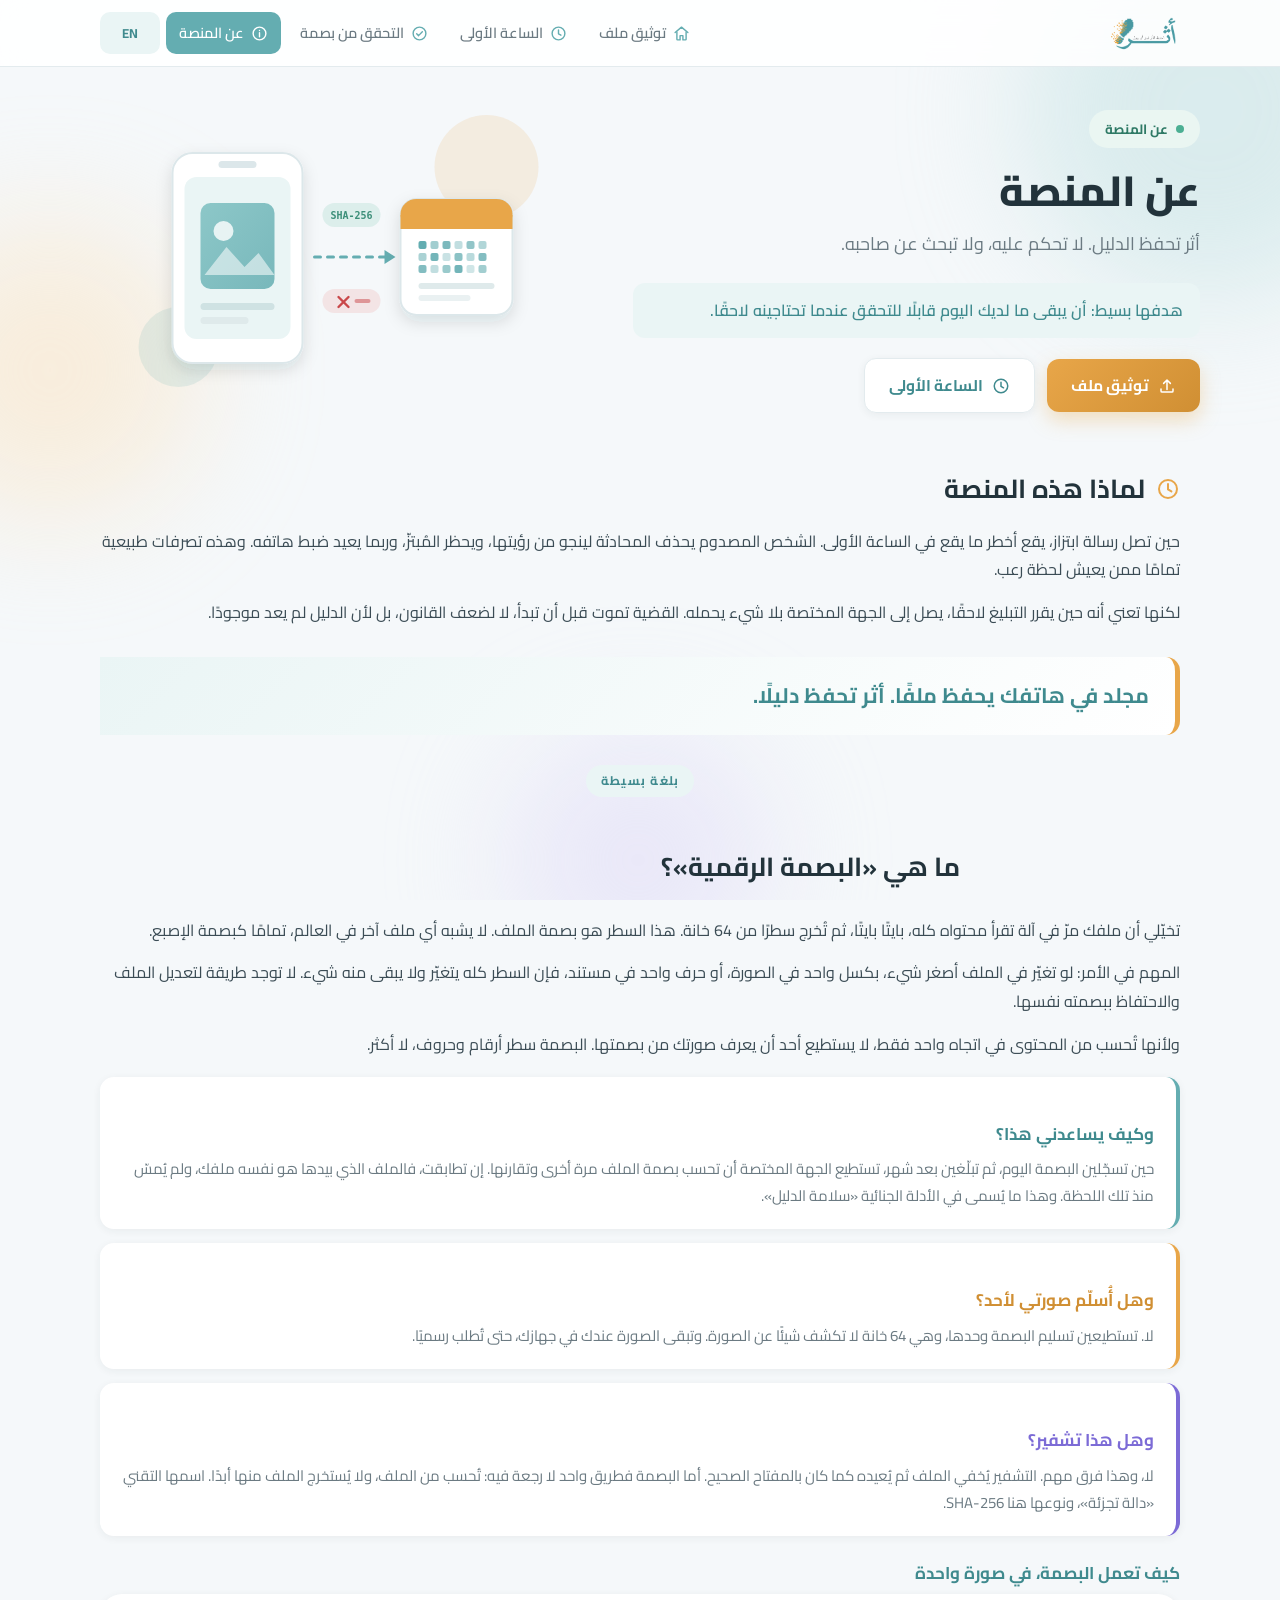
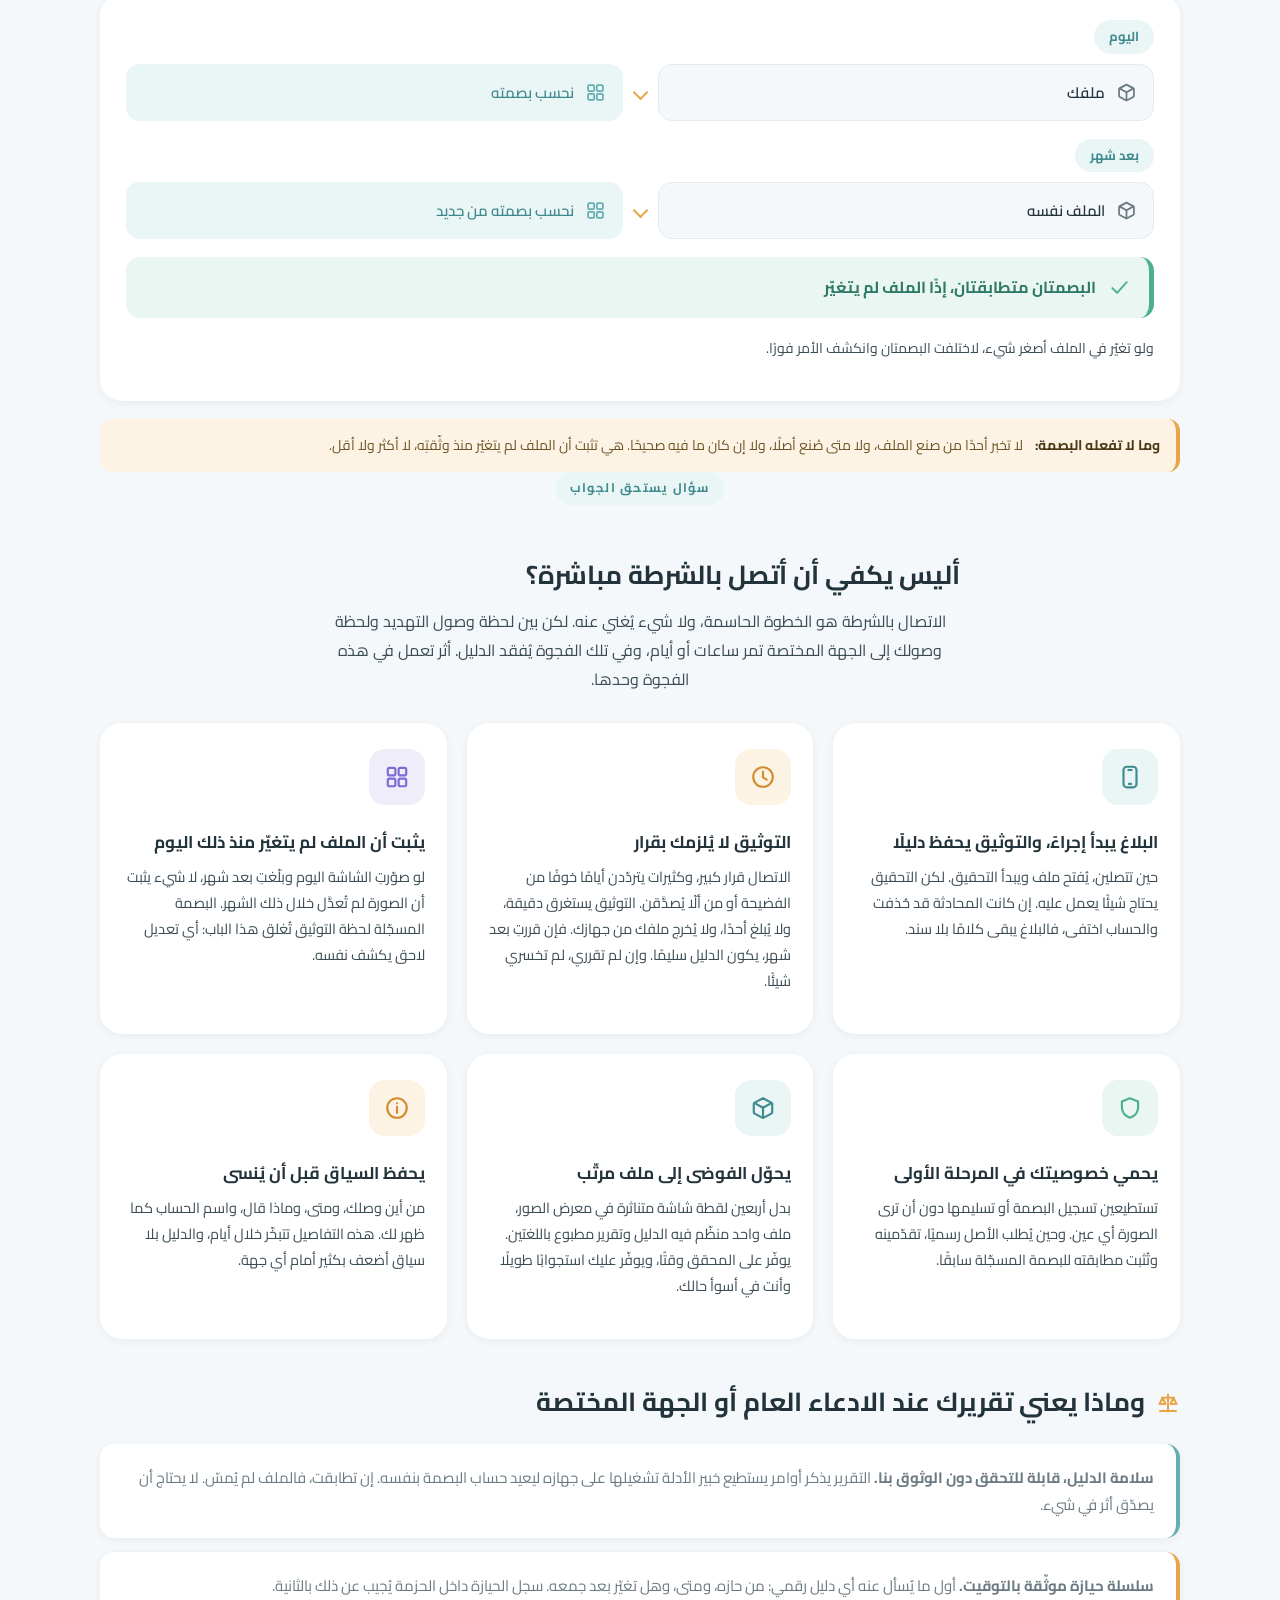
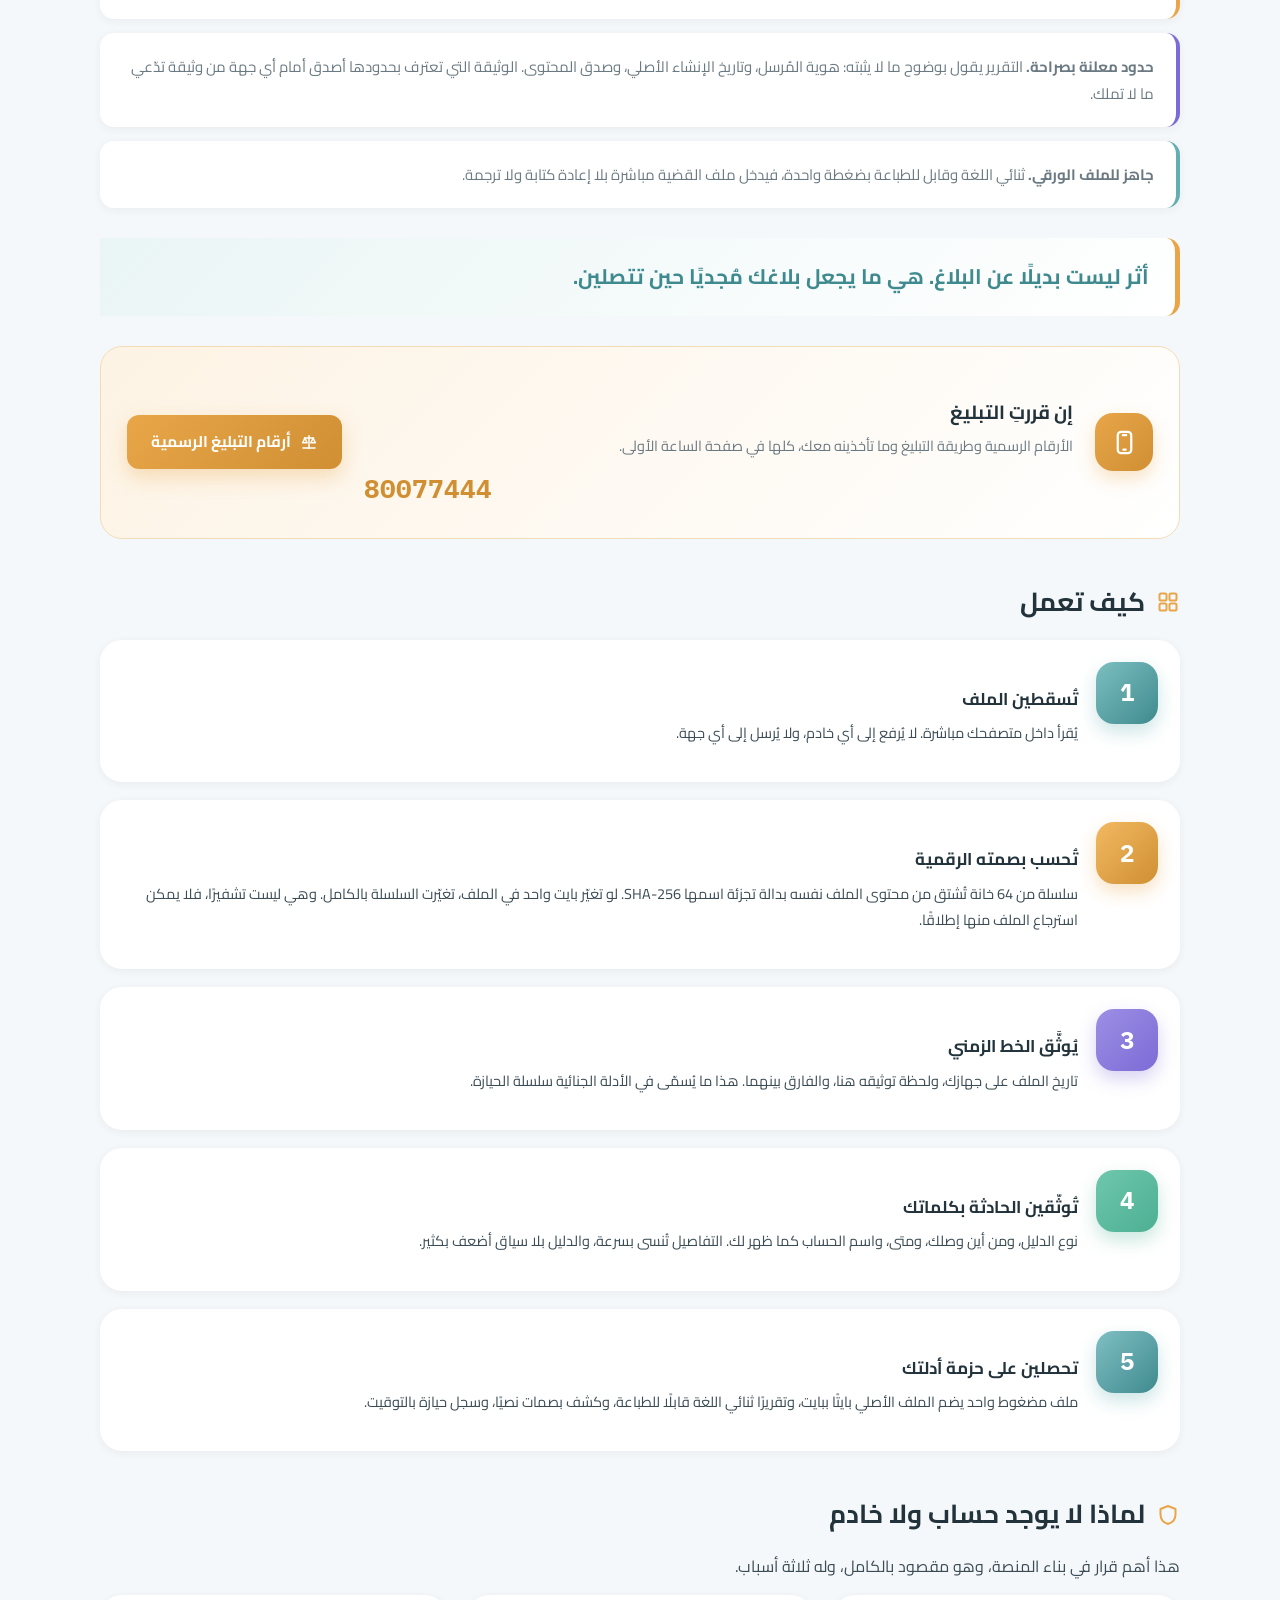
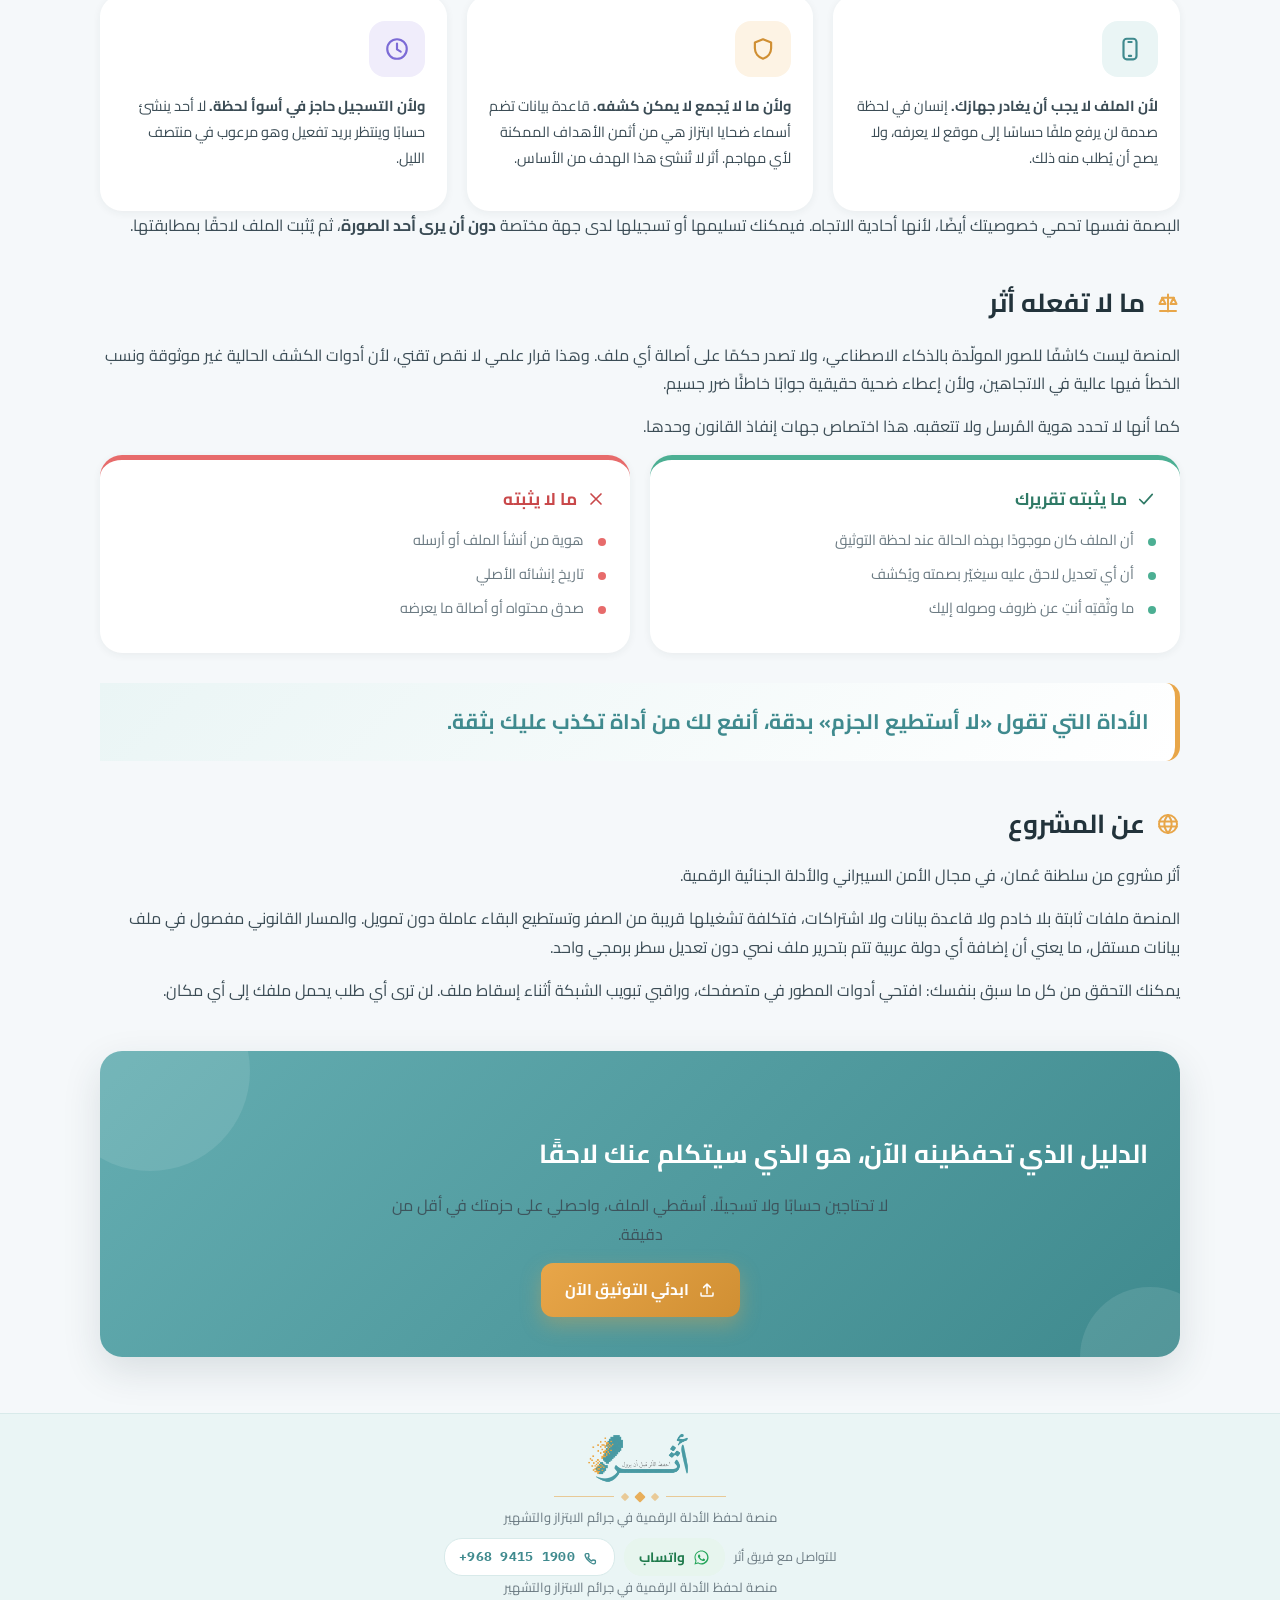
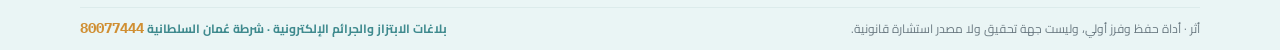
<file: about.html>
<!DOCTYPE html>
<html lang="ar" dir="rtl">
<head>
<meta charset="UTF-8">
<meta name="viewport" content="width=device-width, initial-scale=1">
<title data-i18n="title.about">أثر · عن المنصة</title>
<meta name="description" data-i18n-content="meta.about" content="كيف تعمل أثر، ولماذا لا يوجد حساب ولا خادم، وما الذي لا تفعله المنصة.">
<meta name="referrer" content="no-referrer">
<meta name="theme-color" content="#64ADB1">
<link rel="icon" href="assets/logo.png" type="image/png">
<link rel="preconnect" href="https://fonts.googleapis.com">
<link rel="preconnect" href="https://fonts.gstatic.com" crossorigin>
<link href="https://fonts.googleapis.com/css2?family=Cairo:wght@400;600;700;800&family=Poppins:wght@400;600;700&family=IBM+Plex+Mono:wght@400;600&display=swap" rel="stylesheet">
<link rel="stylesheet" href="style.css?v=8">
</head>
<body>

<a class="skip-link" href="#main" data-i18n="skip">تخطّي إلى المحتوى</a>

<div class="blobs" aria-hidden="true">
  <span class="blob b1"></span><span class="blob b2"></span><span class="blob b3"></span>
</div>

<svg class="icon-sprite" aria-hidden="true" xmlns="http://www.w3.org/2000/svg">
  <symbol id="i-home" viewBox="0 0 24 24"><path d="M3 10.5 12 3l9 7.5"/><path d="M5.5 9.7V20a1 1 0 0 0 1 1H10v-6h4v6h3.5a1 1 0 0 0 1-1V9.7"/></symbol>
  <symbol id="i-info" viewBox="0 0 24 24"><circle cx="12" cy="12" r="9"/><path d="M12 11v5.5M12 7.6v.1"/></symbol>
  <symbol id="i-clock" viewBox="0 0 24 24"><circle cx="12" cy="12" r="9"/><path d="M12 7v5.4l3.4 2"/></symbol>
  <symbol id="i-verify" viewBox="0 0 24 24"><circle cx="12" cy="12" r="9"/><path d="M8 12.3l2.7 2.7L16 9.6"/></symbol>
  <symbol id="i-upload" viewBox="0 0 24 24"><path d="M12 16.5V4m0 0L7.5 8.5M12 4l4.5 4.5"/><path d="M4 16v2.5A1.5 1.5 0 0 0 5.5 20h13a1.5 1.5 0 0 0 1.5-1.5V16"/></symbol>
  <symbol id="i-grid" viewBox="0 0 24 24"><rect x="3.5" y="3.5" width="7" height="7" rx="1.6"/><rect x="13.5" y="3.5" width="7" height="7" rx="1.6"/><rect x="3.5" y="13.5" width="7" height="7" rx="1.6"/><rect x="13.5" y="13.5" width="7" height="7" rx="1.6"/></symbol>
  <symbol id="i-box" viewBox="0 0 24 24"><path d="M20.5 8.2v7.6a1.6 1.6 0 0 1-.85 1.4l-6.9 3.7a1.6 1.6 0 0 1-1.5 0l-6.9-3.7a1.6 1.6 0 0 1-.85-1.4V8.2"/><path d="M3.9 7.3 12 3l8.1 4.3-8.1 4.4z"/><path d="M12 11.7V20"/></symbol>
  <symbol id="i-scale" viewBox="0 0 24 24"><path d="M12 3.5v17M6 6.8h12M4 20h16"/><path d="M6.5 6.8 3.5 13h6zM17.5 6.8 14.5 13h6z"/></symbol>
  <symbol id="i-arrow" viewBox="0 0 24 24"><path d="M19 12H5m0 0 6-6m-6 6 6 6"/></symbol>
  <symbol id="i-check" viewBox="0 0 24 24"><path d="M4.5 12.6 9.5 17.5 19.5 6.5"/></symbol>
  <symbol id="i-x" viewBox="0 0 24 24"><path d="M6 6l12 12M18 6L6 18"/></symbol>
  <symbol id="i-phone" viewBox="0 0 24 24"><rect x="6" y="2.5" width="12" height="19" rx="3"/><path d="M10.5 5.5h3M11 18.4h2"/></symbol>
  <symbol id="i-shield" viewBox="0 0 24 24"><path d="M12 3l7.5 3v5.4c0 4.5-3.1 8.2-7.5 9.6-4.4-1.4-7.5-5.1-7.5-9.6V6z"/></symbol>
  <symbol id="i-globe" viewBox="0 0 24 24"><circle cx="12" cy="12" r="9"/><path d="M3.2 9.5h17.6M3.2 14.5h17.6"/><path d="M12 3c2.4 2.6 3.6 5.7 3.6 9S14.4 18.4 12 21C9.6 18.4 8.4 15.3 8.4 12S9.6 5.6 12 3z"/></symbol>
</svg>

<header class="header">
  <div class="header-inner">
    <a class="brand" href="index.html"><img class="brand-mark" src="assets/logo.png" alt="أثر" width="1672" height="941"></a>
    <nav class="nav">
      <a href="index.html"><svg class="ic"><use href="#i-home"/></svg><span data-i18n="nav.tool">توثيق ملف</span></a>
      <a href="first-hour.html"><svg class="ic"><use href="#i-clock"/></svg><span data-i18n="nav.firstHour">الساعة الأولى</span></a>
      <a href="verify.html"><svg class="ic"><use href="#i-verify"/></svg><span data-i18n="nav.verify">التحقق من بصمة</span></a>
      <a href="about.html" aria-current="page"><svg class="ic"><use href="#i-info"/></svg><span data-i18n="nav.about">عن المنصة</span></a>
      <button class="lang-btn" id="langBtn" type="button" aria-label="Switch to English">EN</button>
    </nav>
  </div>
</header>

<main id="main">

  <!-- ===== Page heading ===== -->
  <section class="hero container">
    <div class="hero-grid">
      <div>
        <span class="hero-badge"><span class="dot"></span><span data-i18n="about.eyebrow">عن المنصة</span></span>
        <h1 data-i18n="about.h1">عن المنصة</h1>
        <p class="lead" data-i18n="about.sub">أثر تحفظ الدليل. لا تحكم عليه، ولا تبحث عن صاحبه.</p>
        <p class="lead-simple" data-i18n="brand.simple">هدفها بسيط: أن يبقى ما لديك اليوم قابلًا للتحقق عندما تحتاجينه لاحقًا.</p>
        <div class="actions">
          <a class="btn primary" href="index.html"><svg class="ic"><use href="#i-upload"/></svg><span data-i18n="nav.tool">توثيق ملف</span></a>
          <a class="btn ghost" href="first-hour.html"><svg class="ic"><use href="#i-clock"/></svg><span data-i18n="nav.firstHour">الساعة الأولى</span></a>
        </div>
      </div>
      <div class="hero-art"><img src="assets/about.svg" alt="" width="420" height="300"></div>
    </div>
  </section>

  <div class="container prose">

    <!-- 1. Why this platform exists -->
    <h2 class="reveal"><svg class="ic"><use href="#i-clock"/></svg><span data-i18n="about.s1">لماذا هذه المنصة</span></h2>
    <p class="reveal" data-i18n="about.s1p1"></p>
    <p class="reveal" data-i18n="about.s1p2"></p>

    <p class="pull reveal" data-i18n="about.pull1">مجلد في هاتفك يحفظ ملفًا. أثر تحفظ دليلًا.</p>

    <!-- ===== The fingerprint explained plainly, for readers with no technical background ===== -->
    <div class="section-head reveal">
      <span class="eyebrow" data-i18n="hash.eyebrow">بلغة بسيطة</span>
      <h2 data-i18n="hash.h2">ما هي «البصمة الرقمية»؟</h2>
    </div>
    <p class="reveal" data-i18n="hash.p1"></p>
    <p class="reveal" data-i18n="hash.p2"></p>
    <p class="reveal" data-i18n="hash.p3"></p>

    <div class="qa">
      <div class="qa-item reveal">
        <h3 data-i18n="hash.q1">وكيف يساعدني هذا؟</h3>
        <p data-i18n="hash.a1"></p>
      </div>
      <div class="qa-item reveal d1">
        <h3 data-i18n="hash.q2">وهل أُسلّم صورتي لأحد؟</h3>
        <p data-i18n="hash.a2"></p>
      </div>
      <div class="qa-item reveal d2">
        <h3 data-i18n="hash.q3">وهل هذا تشفير؟</h3>
        <p data-i18n="hash.a3"></p>
      </div>
    </div>

    <!-- The same idea in one picture, for readers who skip paragraphs -->
    <h3 class="flow-h reveal" data-i18n="flow.h">كيف تعمل البصمة، في صورة واحدة</h3>
    <div class="flow reveal">
      <div class="flow-side">
        <span class="flow-when" data-i18n="flow.today">اليوم</span>
        <div class="flow-steps">
          <div class="flow-box"><svg class="ic"><use href="#i-box"/></svg><span data-i18n="flow.f1">ملفك</span></div>
          <span class="flow-arrow" aria-hidden="true"></span>
          <div class="flow-box is-key"><svg class="ic"><use href="#i-grid"/></svg><span data-i18n="flow.f2">نحسب بصمته</span></div>
        </div>
      </div>

      <div class="flow-side">
        <span class="flow-when" data-i18n="flow.later">بعد شهر</span>
        <div class="flow-steps">
          <div class="flow-box"><svg class="ic"><use href="#i-box"/></svg><span data-i18n="flow.f3">الملف نفسه</span></div>
          <span class="flow-arrow" aria-hidden="true"></span>
          <div class="flow-box is-key"><svg class="ic"><use href="#i-grid"/></svg><span data-i18n="flow.f4">نحسب بصمته من جديد</span></div>
        </div>
      </div>

      <div class="flow-result">
        <svg class="ic"><use href="#i-check"/></svg>
        <span data-i18n="flow.match">البصمتان متطابقتان، إذًا الملف لم يتغيّر</span>
      </div>
      <p class="flow-note" data-i18n="flow.note"></p>
    </div>

    <div class="note reveal" data-i18n-html="hash.warn"></div>

    <!-- ===== The expected objection: if a police number exists, why all of this? ===== -->
    <div class="section-head reveal">
      <span class="eyebrow" data-i18n="why.eyebrow">سؤال يستحق الجواب</span>
      <h2 data-i18n="why.h2">أليس يكفي أن أتصل بالشرطة مباشرة؟</h2>
      <p data-i18n="why.intro"></p>
    </div>

    <div class="grid-3">
      <div class="feature reveal">
        <div class="fic"><svg class="ic"><use href="#i-phone"/></svg></div>
        <h3 data-i18n="why1h"></h3><p data-i18n="why1p"></p>
      </div>
      <div class="feature c2 reveal d1">
        <div class="fic"><svg class="ic"><use href="#i-clock"/></svg></div>
        <h3 data-i18n="why2h"></h3><p data-i18n="why2p"></p>
      </div>
      <div class="feature c3 reveal d2">
        <div class="fic"><svg class="ic"><use href="#i-grid"/></svg></div>
        <h3 data-i18n="why3h"></h3><p data-i18n="why3p"></p>
      </div>
      <div class="feature c4 reveal">
        <div class="fic"><svg class="ic"><use href="#i-shield"/></svg></div>
        <h3 data-i18n="why4h"></h3><p data-i18n="why4p"></p>
      </div>
      <div class="feature reveal d1">
        <div class="fic"><svg class="ic"><use href="#i-box"/></svg></div>
        <h3 data-i18n="why5h"></h3><p data-i18n="why5p"></p>
      </div>
      <div class="feature c2 reveal d2">
        <div class="fic"><svg class="ic"><use href="#i-info"/></svg></div>
        <h3 data-i18n="why6h"></h3><p data-i18n="why6p"></p>
      </div>
    </div>

    <h2 class="reveal"><svg class="ic"><use href="#i-scale"/></svg><span data-i18n="why.h3">وماذا يعني تقريرك عند الادعاء العام أو الجهة المختصة</span></h2>
    <div class="qa">
      <div class="qa-item reveal"><p data-i18n-html="why.r1"></p></div>
      <div class="qa-item reveal d1"><p data-i18n-html="why.r2"></p></div>
      <div class="qa-item reveal d2"><p data-i18n-html="why.r3"></p></div>
      <div class="qa-item reveal d1"><p data-i18n-html="why.r4"></p></div>
    </div>

    <p class="pull reveal" data-i18n="why.pull">أثر ليست بديلًا عن البلاغ. هي ما يجعل بلاغك مُجديًا حين تتصلين.</p>

    <!-- ===== Reporting: the official number within reach ===== -->
    <div class="report-cta reveal">
      <div class="rc-icon"><svg class="ic"><use href="#i-phone"/></svg></div>
      <div class="rc-body">
        <h3 data-i18n="rep.h2">إن قررتِ التبليغ</h3>
        <p data-i18n="rep.p"></p>
        <a class="rc-num" href="tel:80077444">80077444</a>
      </div>
      <a class="btn primary" href="first-hour.html#legalHolder"><svg class="ic"><use href="#i-scale"/></svg><span data-i18n="rep.btn">أرقام التبليغ الرسمية</span></a>
    </div>

    <!-- 2. How it works -->
    <h2 class="reveal"><svg class="ic"><use href="#i-grid"/></svg><span data-i18n="about.s2">كيف تعمل</span></h2>
    <div class="steps">
      <div class="step reveal">   <div class="n">1</div><div><h3 data-i18n="about.st1h"></h3><p data-i18n="about.st1p"></p></div></div>
      <div class="step reveal d1"><div class="n">2</div><div><h3 data-i18n="about.st2h"></h3><p data-i18n="about.st2p"></p></div></div>
      <div class="step reveal d2"><div class="n">3</div><div><h3 data-i18n="about.st3h"></h3><p data-i18n="about.st3p"></p></div></div>
      <div class="step reveal d1"><div class="n">4</div><div><h3 data-i18n="about.st4h"></h3><p data-i18n="about.st4p"></p></div></div>
      <div class="step reveal d2"><div class="n">5</div><div><h3 data-i18n="about.st5h"></h3><p data-i18n="about.st5p"></p></div></div>
    </div>

    <!-- 3. Why there is no account and no server -->
    <h2 class="reveal"><svg class="ic"><use href="#i-shield"/></svg><span data-i18n="about.s3">لماذا لا يوجد حساب ولا خادم</span></h2>
    <p class="reveal" data-i18n="about.s3p0"></p>
    <div class="grid-3">
      <div class="feature reveal">
        <div class="fic"><svg class="ic"><use href="#i-phone"/></svg></div>
        <p data-i18n-html="about.s3p1"></p>
      </div>
      <div class="feature c2 reveal d1">
        <div class="fic"><svg class="ic"><use href="#i-shield"/></svg></div>
        <p data-i18n-html="about.s3p2"></p>
      </div>
      <div class="feature c3 reveal d2">
        <div class="fic"><svg class="ic"><use href="#i-clock"/></svg></div>
        <p data-i18n-html="about.s3p3"></p>
      </div>
    </div>
    <p class="reveal" data-i18n-html="about.s3p4"></p>

    <!-- 4. What Athar does not do -->
    <h2 class="reveal"><svg class="ic"><use href="#i-scale"/></svg><span data-i18n="about.s4">ما لا تفعله أثر</span></h2>
    <p class="reveal" data-i18n="about.s4p1"></p>
    <p class="reveal" data-i18n="about.s4p2"></p>

    <div class="two-col">
      <div class="col-box reveal">
        <h4><svg class="ic"><use href="#i-check"/></svg><span data-i18n="about.yes">ما يثبته تقريرك</span></h4>
        <ul>
          <li data-i18n="about.yes1"></li>
          <li data-i18n="about.yes2"></li>
          <li data-i18n="about.yes3"></li>
        </ul>
      </div>
      <div class="col-box no reveal d1">
        <h4><svg class="ic"><use href="#i-x"/></svg><span data-i18n="about.no">ما لا يثبته</span></h4>
        <ul>
          <li data-i18n="about.no1"></li>
          <li data-i18n="about.no2"></li>
          <li data-i18n="about.no3"></li>
        </ul>
      </div>
    </div>

    <p class="pull reveal" data-i18n="about.pull2"></p>

    <!-- 5. About the project -->
    <h2 class="reveal"><svg class="ic"><use href="#i-globe"/></svg><span data-i18n="about.s5">عن المشروع</span></h2>
    <p class="reveal" data-i18n="about.s5p1"></p>
    <p class="reveal" data-i18n="about.s5p2"></p>
    <p class="reveal" data-i18n="about.s5p3"></p>

    <section class="cta reveal">
      <h2 data-i18n="cta.h2"></h2>
      <p data-i18n="cta.p"></p>
      <a class="btn primary" href="index.html"><svg class="ic"><use href="#i-upload"/></svg><span data-i18n="cta.btn">ابدئي التوثيق الآن</span></a>
    </section>

  </div>
</main>
<!-- ===== Footer: the Athar logo lockup, at the end of the page and never fixed ===== -->
<footer class="footer">
  <div class="footer-brand">
    <img class="footer-mark" src="assets/logo.png" alt="أثر · احفظ الأثر قبل أن يزول" width="1672" height="941">
    <div class="footer-sep" aria-hidden="true"><span></span><i></i><i></i><i></i><span></span></div>
    <p class="footer-desc" data-i18n="foot.desc">منصة لحفظ الأدلة الرقمية في جرائم الابتزاز والتشهير</p>

    <div class="footer-contact">
      <span class="fc-label" data-i18n="foot.contact">للتواصل مع فريق أثر</span>
      <a class="fc-btn is-wa" href="https://wa.me/96894151900" target="_blank" rel="noopener noreferrer">
        <svg viewBox="0 0 24 24" aria-hidden="true"><path d="M12.04 2C6.58 2 2.13 6.45 2.13 11.91c0 1.75.46 3.45 1.32 4.95L2 22l5.25-1.38a9.87 9.87 0 0 0 4.79 1.21c5.46 0 9.91-4.45 9.91-9.91S17.5 2 12.04 2zm0 18.15c-1.53 0-3.03-.41-4.34-1.19l-.31-.18-3.23.85.86-3.15-.2-.32a8.2 8.2 0 0 1-1.26-4.39c0-4.54 3.7-8.24 8.24-8.24s8.24 3.7 8.24 8.24-3.7 8.24-8.24 8.24zm4.53-5.77c-.25-.13-1.46-.72-1.69-.8-.23-.08-.39-.13-.56.13-.16.25-.64.8-.79.97-.14.16-.29.18-.54.06-.25-.13-1.05-.39-2-1.23-.74-.66-1.24-1.47-1.38-1.72-.15-.25-.02-.39.11-.51.11-.11.25-.29.38-.44.12-.15.16-.25.25-.42.08-.16.04-.31-.02-.44-.06-.12-.56-1.34-.77-1.84-.2-.48-.4-.41-.56-.42h-.47c-.16 0-.43.06-.66.31-.23.25-.87.85-.87 2.07s.89 2.4 1.01 2.56c.13.17 1.75 2.67 4.23 3.74.59.26 1.05.41 1.41.52.59.19 1.13.16 1.56.1.48-.07 1.46-.6 1.67-1.18.21-.58.21-1.07.14-1.18-.06-.1-.22-.16-.47-.29z"/></svg>
        <span data-i18n="foot.wa">واتساب</span>
      </a>
      <a class="fc-btn is-call" href="tel:+96894151900">
        <svg viewBox="0 0 24 24" aria-hidden="true" fill="none" stroke="currentColor" stroke-width="1.9" stroke-linecap="round" stroke-linejoin="round"><path d="M15.5 21a2 2 0 0 0 2-2v-2.1a1 1 0 0 0-.86-1l-2.6-.37a1 1 0 0 0-.9.36l-.9 1.06a12.5 12.5 0 0 1-5.2-5.2l1.06-.9a1 1 0 0 0 .36-.9l-.37-2.6a1 1 0 0 0-1-.86H5a2 2 0 0 0-2 2C3 12.9 11.1 21 15.5 21z"/></svg>
        <span class="fc-num" dir="ltr">+968 9415 1900</span>
      </a>
    </div>
    <p class="footer-desc" data-i18n="foot.desc">منصة لحفظ الأدلة الرقمية في جرائم الابتزاز والتشهير</p>
  </div>
  <div class="footer-bottom">
    <span data-i18n="foot.note">أثر · أداة حفظ وفرز أولي، وليست جهة تحقيق ولا مصدر استشارة قانونية.</span>
    <span class="hot"><span data-i18n="rep.quick">بلاغات الابتزاز والجرائم الإلكترونية · شرطة عُمان السلطانية</span>
      <a class="num" href="tel:80077444">80077444</a></span>
  </div>
</footer>



<script src="i18n.js?v=8" defer></script>
<script src="athar.js?v=8" defer></script>

</body>
</html>
</file>
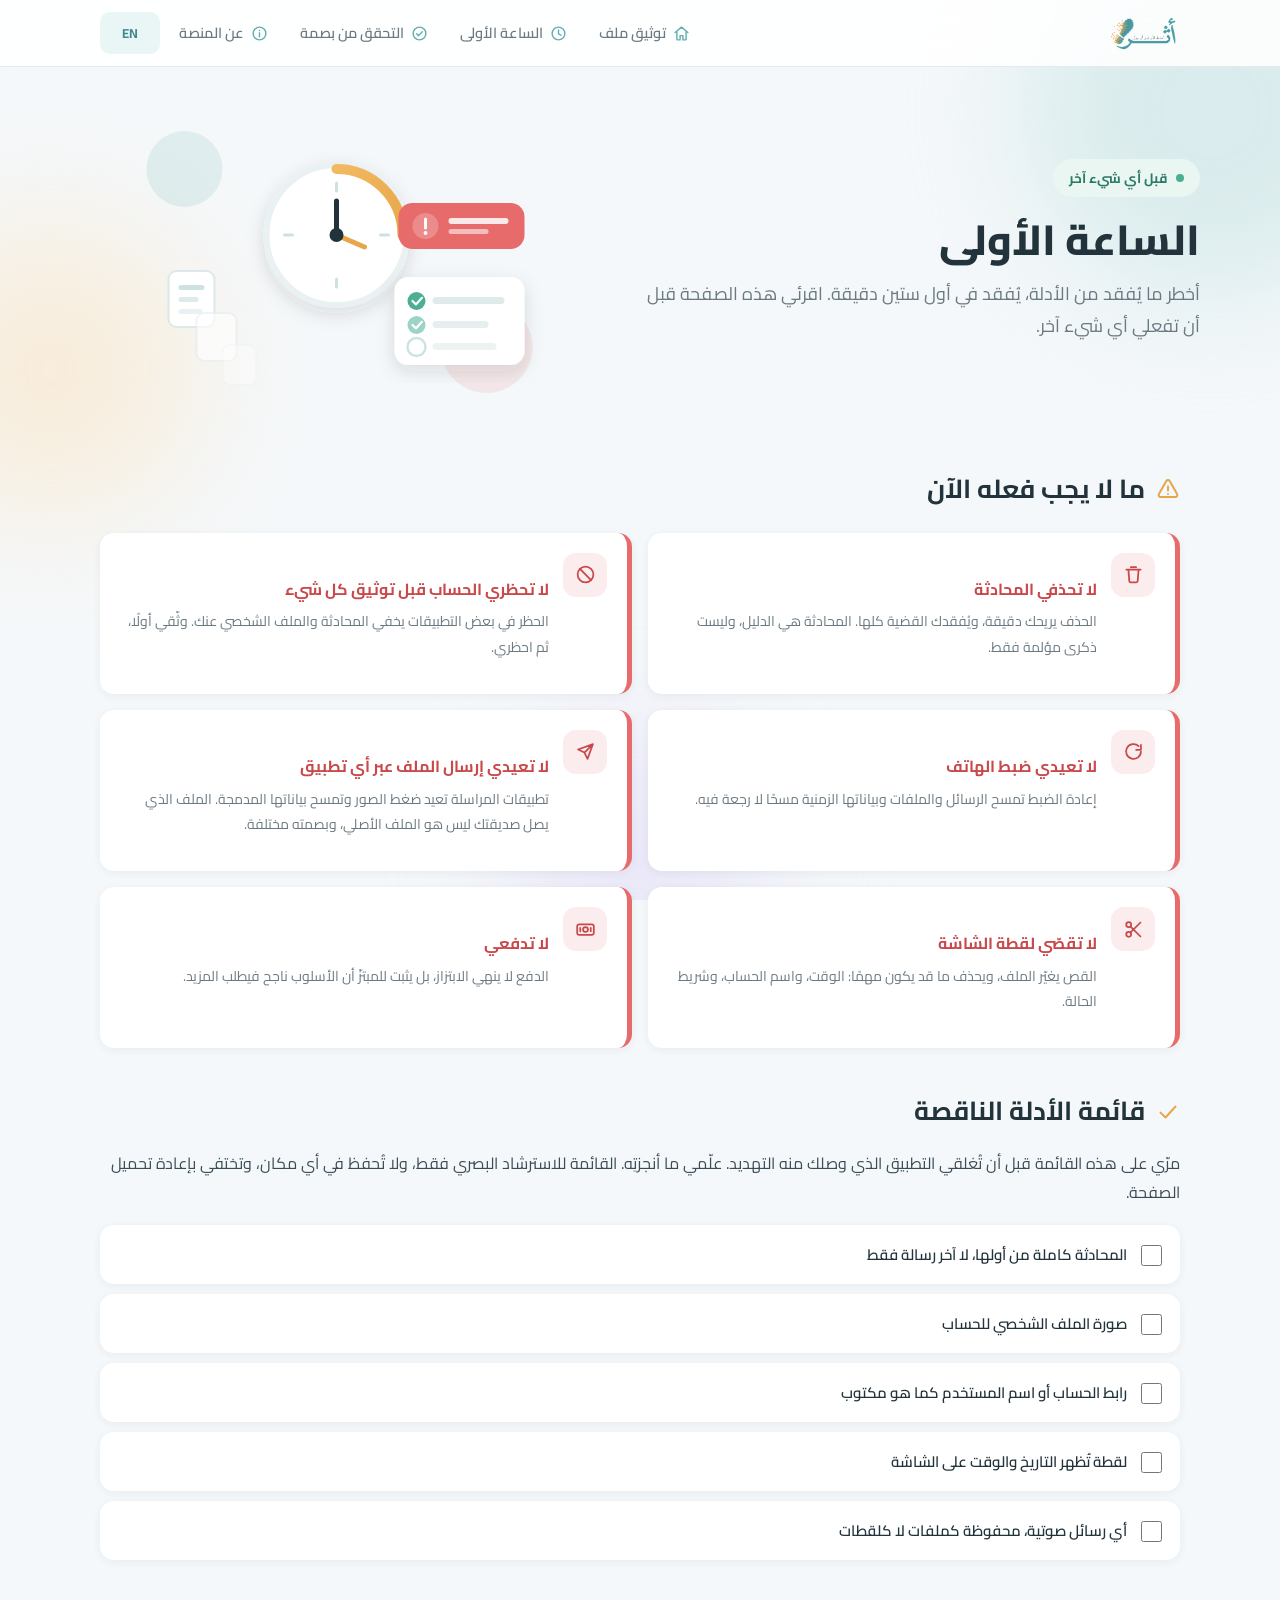
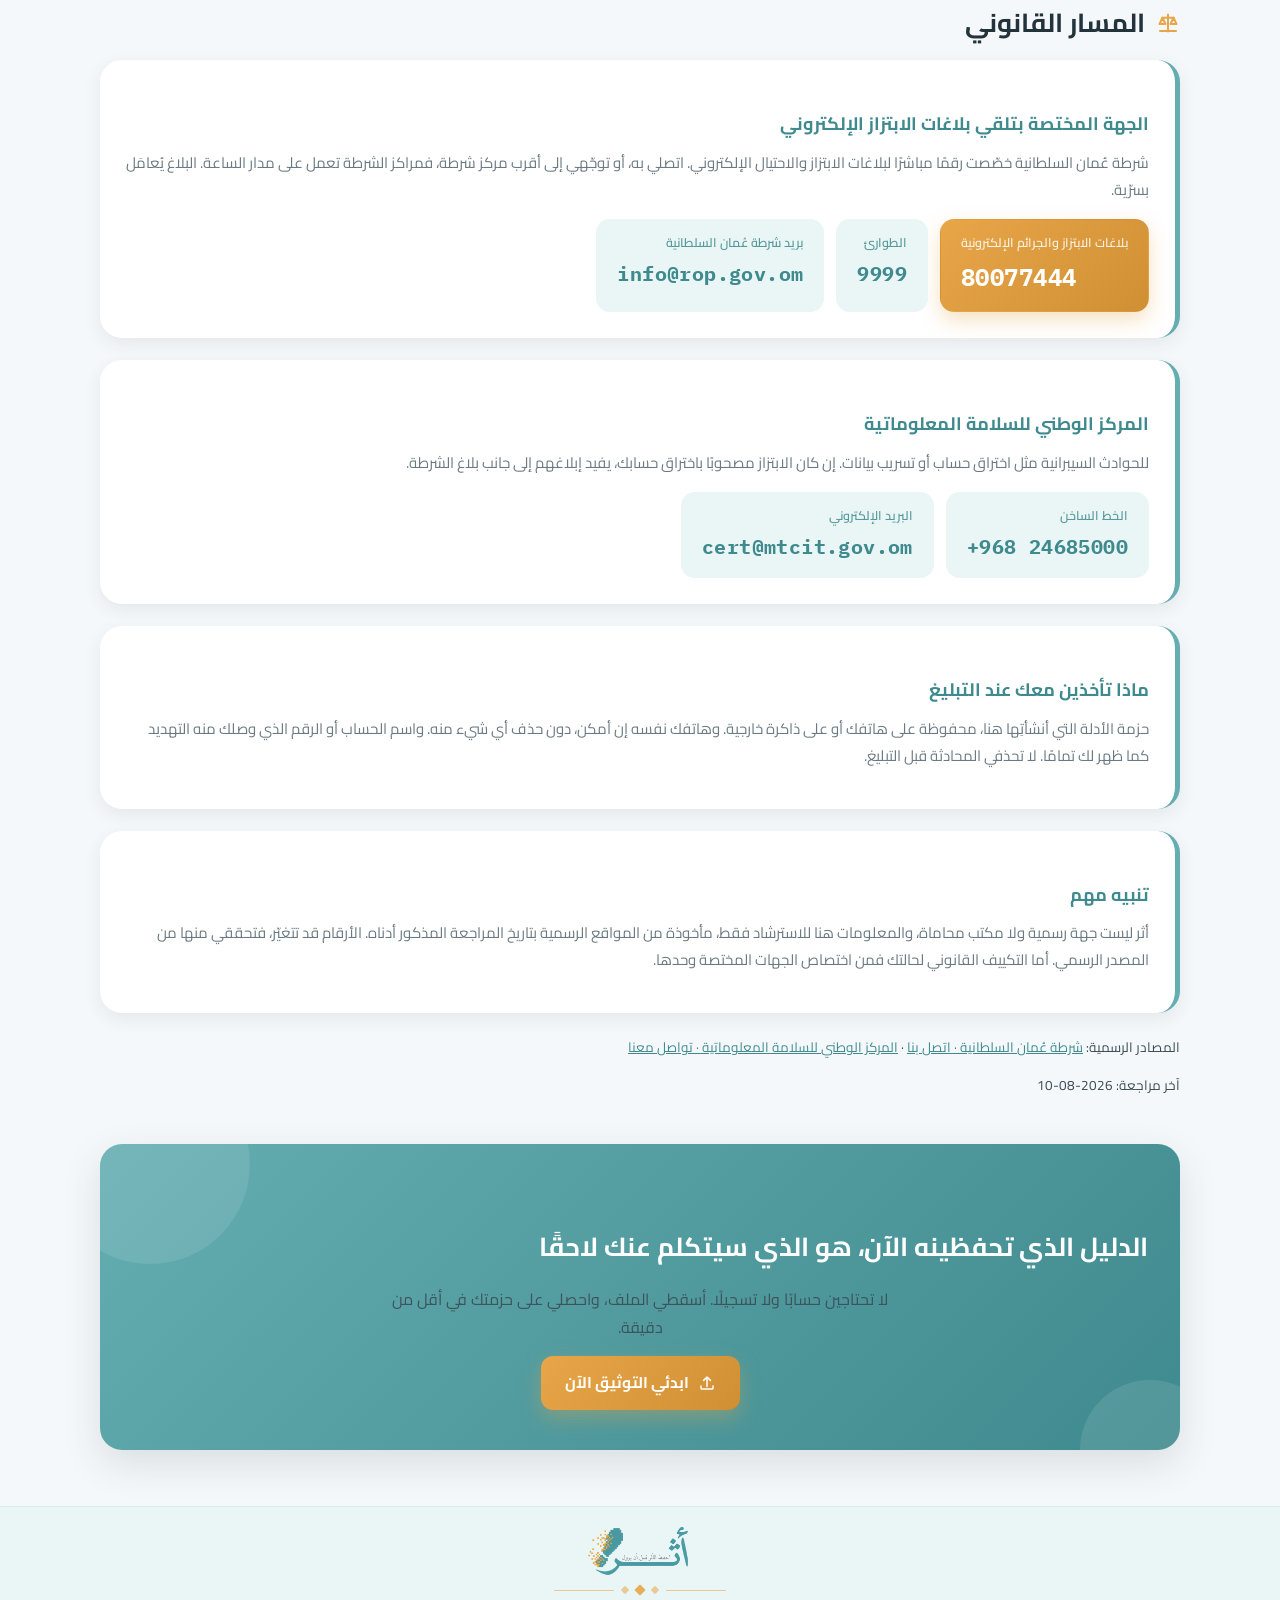
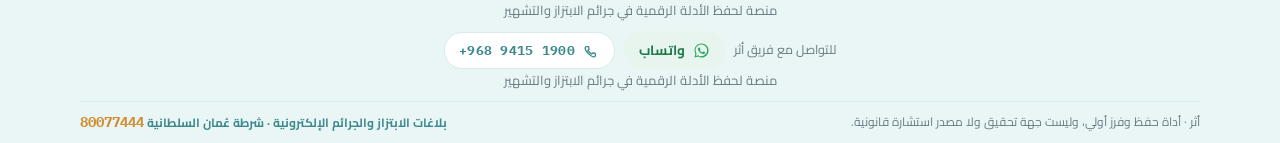
<file: first-hour.html>
<!DOCTYPE html>
<html lang="ar" dir="rtl">
<head>
<meta charset="UTF-8">
<meta name="viewport" content="width=device-width, initial-scale=1">
<title data-i18n="title.firstHour">أثر · الساعة الأولى</title>
<meta name="description" data-i18n-content="meta.firstHour" content="ما لا يجب فعله في الساعة الأولى، وقائمة الأدلة الناقصة.">
<meta name="referrer" content="no-referrer">
<meta name="theme-color" content="#64ADB1">
<link rel="icon" href="assets/logo.png" type="image/png">
<link rel="preconnect" href="https://fonts.googleapis.com">
<link rel="preconnect" href="https://fonts.gstatic.com" crossorigin>
<link href="https://fonts.googleapis.com/css2?family=Cairo:wght@400;600;700;800&family=Poppins:wght@400;600;700&family=IBM+Plex+Mono:wght@400;600&display=swap" rel="stylesheet">
<link rel="stylesheet" href="style.css?v=8">
</head>
<body>

<a class="skip-link" href="#main" data-i18n="skip">تخطّي إلى المحتوى</a>

<div class="blobs" aria-hidden="true">
  <span class="blob b1"></span><span class="blob b2"></span><span class="blob b3"></span>
</div>

<svg class="icon-sprite" aria-hidden="true" xmlns="http://www.w3.org/2000/svg">
  <symbol id="i-home" viewBox="0 0 24 24"><path d="M3 10.5 12 3l9 7.5"/><path d="M5.5 9.7V20a1 1 0 0 0 1 1H10v-6h4v6h3.5a1 1 0 0 0 1-1V9.7"/></symbol>
  <symbol id="i-info" viewBox="0 0 24 24"><circle cx="12" cy="12" r="9"/><path d="M12 11v5.5M12 7.6v.1"/></symbol>
  <symbol id="i-clock" viewBox="0 0 24 24"><circle cx="12" cy="12" r="9"/><path d="M12 7v5.4l3.4 2"/></symbol>
  <symbol id="i-verify" viewBox="0 0 24 24"><circle cx="12" cy="12" r="9"/><path d="M8 12.3l2.7 2.7L16 9.6"/></symbol>
  <symbol id="i-upload" viewBox="0 0 24 24"><path d="M12 16.5V4m0 0L7.5 8.5M12 4l4.5 4.5"/><path d="M4 16v2.5A1.5 1.5 0 0 0 5.5 20h13a1.5 1.5 0 0 0 1.5-1.5V16"/></symbol>
  <symbol id="i-arrow" viewBox="0 0 24 24"><path d="M19 12H5m0 0 6-6m-6 6 6 6"/></symbol>
  <symbol id="i-alert" viewBox="0 0 24 24"><path d="M10.3 4 2.9 17a2 2 0 0 0 1.7 3h14.8a2 2 0 0 0 1.7-3L13.7 4a2 2 0 0 0-3.4 0z"/><path d="M12 9.6v4M12 17v.1"/></symbol>
  <symbol id="i-check" viewBox="0 0 24 24"><path d="M4.5 12.6 9.5 17.5 19.5 6.5"/></symbol>
  <symbol id="i-trash" viewBox="0 0 24 24"><path d="M3.8 6.4h16.4M9 3.6h6M6.2 6.4l1 13.1a1.6 1.6 0 0 0 1.6 1.5h6.4a1.6 1.6 0 0 0 1.6-1.5l1-13.1"/></symbol>
  <symbol id="i-ban" viewBox="0 0 24 24"><circle cx="12" cy="12" r="9"/><path d="M5.7 5.7l12.6 12.6"/></symbol>
  <symbol id="i-refresh" viewBox="0 0 24 24"><path d="M20.5 12a8.5 8.5 0 1 1-2.6-6.1"/><path d="M20.5 4.5V10h-5.5"/></symbol>
  <symbol id="i-send" viewBox="0 0 24 24"><path d="M20.5 3.5 10.8 13.2M20.5 3.5l-6.2 17-3.5-7.3-7.3-3.5z"/></symbol>
  <symbol id="i-scissors" viewBox="0 0 24 24"><circle cx="6.5" cy="6.5" r="2.8"/><circle cx="6.5" cy="17.5" r="2.8"/><path d="M20 4 8.6 15.4M20 20 8.6 8.6"/></symbol>
  <symbol id="i-money" viewBox="0 0 24 24"><rect x="2.5" y="6" width="19" height="12" rx="2.4"/><circle cx="12" cy="12" r="2.8"/><path d="M6 10v4M18 10v4"/></symbol>
  <symbol id="i-scale" viewBox="0 0 24 24"><path d="M12 3.5v17M6 6.8h12M4 20h16"/><path d="M6.5 6.8 3.5 13h6zM17.5 6.8 14.5 13h6z"/></symbol>
</svg>

<header class="header">
  <div class="header-inner">
    <a class="brand" href="index.html"><img class="brand-mark" src="assets/logo.png" alt="أثر" width="1672" height="941"></a>
    <nav class="nav">
      <a href="index.html"><svg class="ic"><use href="#i-home"/></svg><span data-i18n="nav.tool">توثيق ملف</span></a>
      <a href="first-hour.html"><svg class="ic"><use href="#i-clock"/></svg><span data-i18n="nav.firstHour">الساعة الأولى</span></a>
      <a href="verify.html"><svg class="ic"><use href="#i-verify"/></svg><span data-i18n="nav.verify">التحقق من بصمة</span></a>
      <a href="about.html"><svg class="ic"><use href="#i-info"/></svg><span data-i18n="nav.about">عن المنصة</span></a>
      <button class="lang-btn" id="langBtn" type="button" aria-label="Switch to English">EN</button>
    </nav>
  </div>
</header>

<main id="main">

  <section class="hero container">
    <div class="hero-grid">
      <div>
        <span class="hero-badge"><span class="dot"></span><span data-i18n="fh.eyebrow">قبل أي شيء آخر</span></span>
        <h1 data-i18n="fh.h1">الساعة الأولى</h1>
        <p class="lead" data-i18n="fh.sub"></p>
      </div>
      <div class="hero-art"><img src="assets/first-hour.svg" alt="" width="420" height="300"></div>
    </div>
  </section>

  <div class="container prose">

    <!-- ===== Part one: what not to do ===== -->
    <h2 class="reveal"><svg class="ic"><use href="#i-alert"/></svg><span data-i18n="fh.s1">ما لا يجب فعله الآن</span></h2>
    <div class="dont-grid">
      <div class="dont reveal">
        <div class="dic"><svg class="ic"><use href="#i-trash"/></svg></div>
        <div><h3 data-i18n="fh.d1h"></h3><p data-i18n="fh.d1p"></p></div>
      </div>
      <div class="dont reveal d1">
        <div class="dic"><svg class="ic"><use href="#i-ban"/></svg></div>
        <div><h3 data-i18n="fh.d2h"></h3><p data-i18n="fh.d2p"></p></div>
      </div>
      <div class="dont reveal">
        <div class="dic"><svg class="ic"><use href="#i-refresh"/></svg></div>
        <div><h3 data-i18n="fh.d3h"></h3><p data-i18n="fh.d3p"></p></div>
      </div>
      <div class="dont reveal d1">
        <div class="dic"><svg class="ic"><use href="#i-send"/></svg></div>
        <div><h3 data-i18n="fh.d4h"></h3><p data-i18n="fh.d4p"></p></div>
      </div>
      <div class="dont reveal">
        <div class="dic"><svg class="ic"><use href="#i-scissors"/></svg></div>
        <div><h3 data-i18n="fh.d5h"></h3><p data-i18n="fh.d5p"></p></div>
      </div>
      <div class="dont reveal d1">
        <div class="dic"><svg class="ic"><use href="#i-money"/></svg></div>
        <div><h3 data-i18n="fh.d6h"></h3><p data-i18n="fh.d6p"></p></div>
      </div>
    </div>

    <!-- ===== Part two: checklist of missing evidence ===== -->
    <!-- The checklist is purely visual. Its state is stored nowhere and resets on reload. -->
    <h2 class="reveal"><svg class="ic"><use href="#i-check"/></svg><span data-i18n="fh.s2">قائمة الأدلة الناقصة</span></h2>
    <p class="reveal" data-i18n="fh.s2p"></p>
    <ul class="checklist">
      <li class="reveal"><label><input type="checkbox"><span data-i18n="fh.c1"></span></label></li>
      <li class="reveal"><label><input type="checkbox"><span data-i18n="fh.c2"></span></label></li>
      <li class="reveal"><label><input type="checkbox"><span data-i18n="fh.c3"></span></label></li>
      <li class="reveal"><label><input type="checkbox"><span data-i18n="fh.c4"></span></label></li>
      <li class="reveal"><label><input type="checkbox"><span data-i18n="fh.c5"></span></label></li>
    </ul>

    <!-- ===== Part three: the legal pathway ===== -->
    <!--
      Deliberately left without hard-coded content. Legal material is never
      written from guesswork; it is verified against official Omani sources
      and then placed in legal-om.json.
    -->
    <h2 class="reveal"><svg class="ic"><use href="#i-scale"/></svg><span data-i18n="fh.s3">المسار القانوني</span></h2>

    <!-- The content file is named here rather than in the code, so another country is added by changing this one line -->
    <div id="legalHolder" data-legal="legal-om.json"></div>

    <div class="legal-placeholder reveal" id="legalPlaceholder">
      <span class="tag"><svg class="ic"><use href="#i-alert"/></svg><span data-i18n="fh.legalTag">تحت التحقق من مصادر رسمية</span></span>
      <p data-i18n="fh.legalP1"></p>
      <p data-i18n="fh.legalP2"></p>
      <p data-i18n-html="fh.legalP3"></p>
      <p class="hidden" id="legalFallback" data-i18n="fh.legalErr"></p>
    </div>

    <section class="cta reveal">
      <h2 data-i18n="cta.h2"></h2>
      <p data-i18n="cta.p"></p>
      <a class="btn primary" href="index.html"><svg class="ic"><use href="#i-upload"/></svg><span data-i18n="cta.btn">ابدئي التوثيق الآن</span></a>
    </section>

  </div>
</main>
<!-- ===== Footer: the Athar logo lockup, at the end of the page and never fixed ===== -->
<footer class="footer">
  <div class="footer-brand">
    <img class="footer-mark" src="assets/logo.png" alt="أثر · احفظ الأثر قبل أن يزول" width="1672" height="941">
    <div class="footer-sep" aria-hidden="true"><span></span><i></i><i></i><i></i><span></span></div>
    <p class="footer-desc" data-i18n="foot.desc">منصة لحفظ الأدلة الرقمية في جرائم الابتزاز والتشهير</p>

    <div class="footer-contact">
      <span class="fc-label" data-i18n="foot.contact">للتواصل مع فريق أثر</span>
      <a class="fc-btn is-wa" href="https://wa.me/96894151900" target="_blank" rel="noopener noreferrer">
        <svg viewBox="0 0 24 24" aria-hidden="true"><path d="M12.04 2C6.58 2 2.13 6.45 2.13 11.91c0 1.75.46 3.45 1.32 4.95L2 22l5.25-1.38a9.87 9.87 0 0 0 4.79 1.21c5.46 0 9.91-4.45 9.91-9.91S17.5 2 12.04 2zm0 18.15c-1.53 0-3.03-.41-4.34-1.19l-.31-.18-3.23.85.86-3.15-.2-.32a8.2 8.2 0 0 1-1.26-4.39c0-4.54 3.7-8.24 8.24-8.24s8.24 3.7 8.24 8.24-3.7 8.24-8.24 8.24zm4.53-5.77c-.25-.13-1.46-.72-1.69-.8-.23-.08-.39-.13-.56.13-.16.25-.64.8-.79.97-.14.16-.29.18-.54.06-.25-.13-1.05-.39-2-1.23-.74-.66-1.24-1.47-1.38-1.72-.15-.25-.02-.39.11-.51.11-.11.25-.29.38-.44.12-.15.16-.25.25-.42.08-.16.04-.31-.02-.44-.06-.12-.56-1.34-.77-1.84-.2-.48-.4-.41-.56-.42h-.47c-.16 0-.43.06-.66.31-.23.25-.87.85-.87 2.07s.89 2.4 1.01 2.56c.13.17 1.75 2.67 4.23 3.74.59.26 1.05.41 1.41.52.59.19 1.13.16 1.56.1.48-.07 1.46-.6 1.67-1.18.21-.58.21-1.07.14-1.18-.06-.1-.22-.16-.47-.29z"/></svg>
        <span data-i18n="foot.wa">واتساب</span>
      </a>
      <a class="fc-btn is-call" href="tel:+96894151900">
        <svg viewBox="0 0 24 24" aria-hidden="true" fill="none" stroke="currentColor" stroke-width="1.9" stroke-linecap="round" stroke-linejoin="round"><path d="M15.5 21a2 2 0 0 0 2-2v-2.1a1 1 0 0 0-.86-1l-2.6-.37a1 1 0 0 0-.9.36l-.9 1.06a12.5 12.5 0 0 1-5.2-5.2l1.06-.9a1 1 0 0 0 .36-.9l-.37-2.6a1 1 0 0 0-1-.86H5a2 2 0 0 0-2 2C3 12.9 11.1 21 15.5 21z"/></svg>
        <span class="fc-num" dir="ltr">+968 9415 1900</span>
      </a>
    </div>
    <p class="footer-desc" data-i18n="foot.desc">منصة لحفظ الأدلة الرقمية في جرائم الابتزاز والتشهير</p>
  </div>
  <div class="footer-bottom">
    <span data-i18n="foot.note">أثر · أداة حفظ وفرز أولي، وليست جهة تحقيق ولا مصدر استشارة قانونية.</span>
    <span class="hot"><span data-i18n="rep.quick">بلاغات الابتزاز والجرائم الإلكترونية · شرطة عُمان السلطانية</span>
      <a class="num" href="tel:80077444">80077444</a></span>
  </div>
</footer>




<script src="i18n.js?v=8" defer></script>
<script src="athar.js?v=8" defer></script>

</body>
</html>
</file>
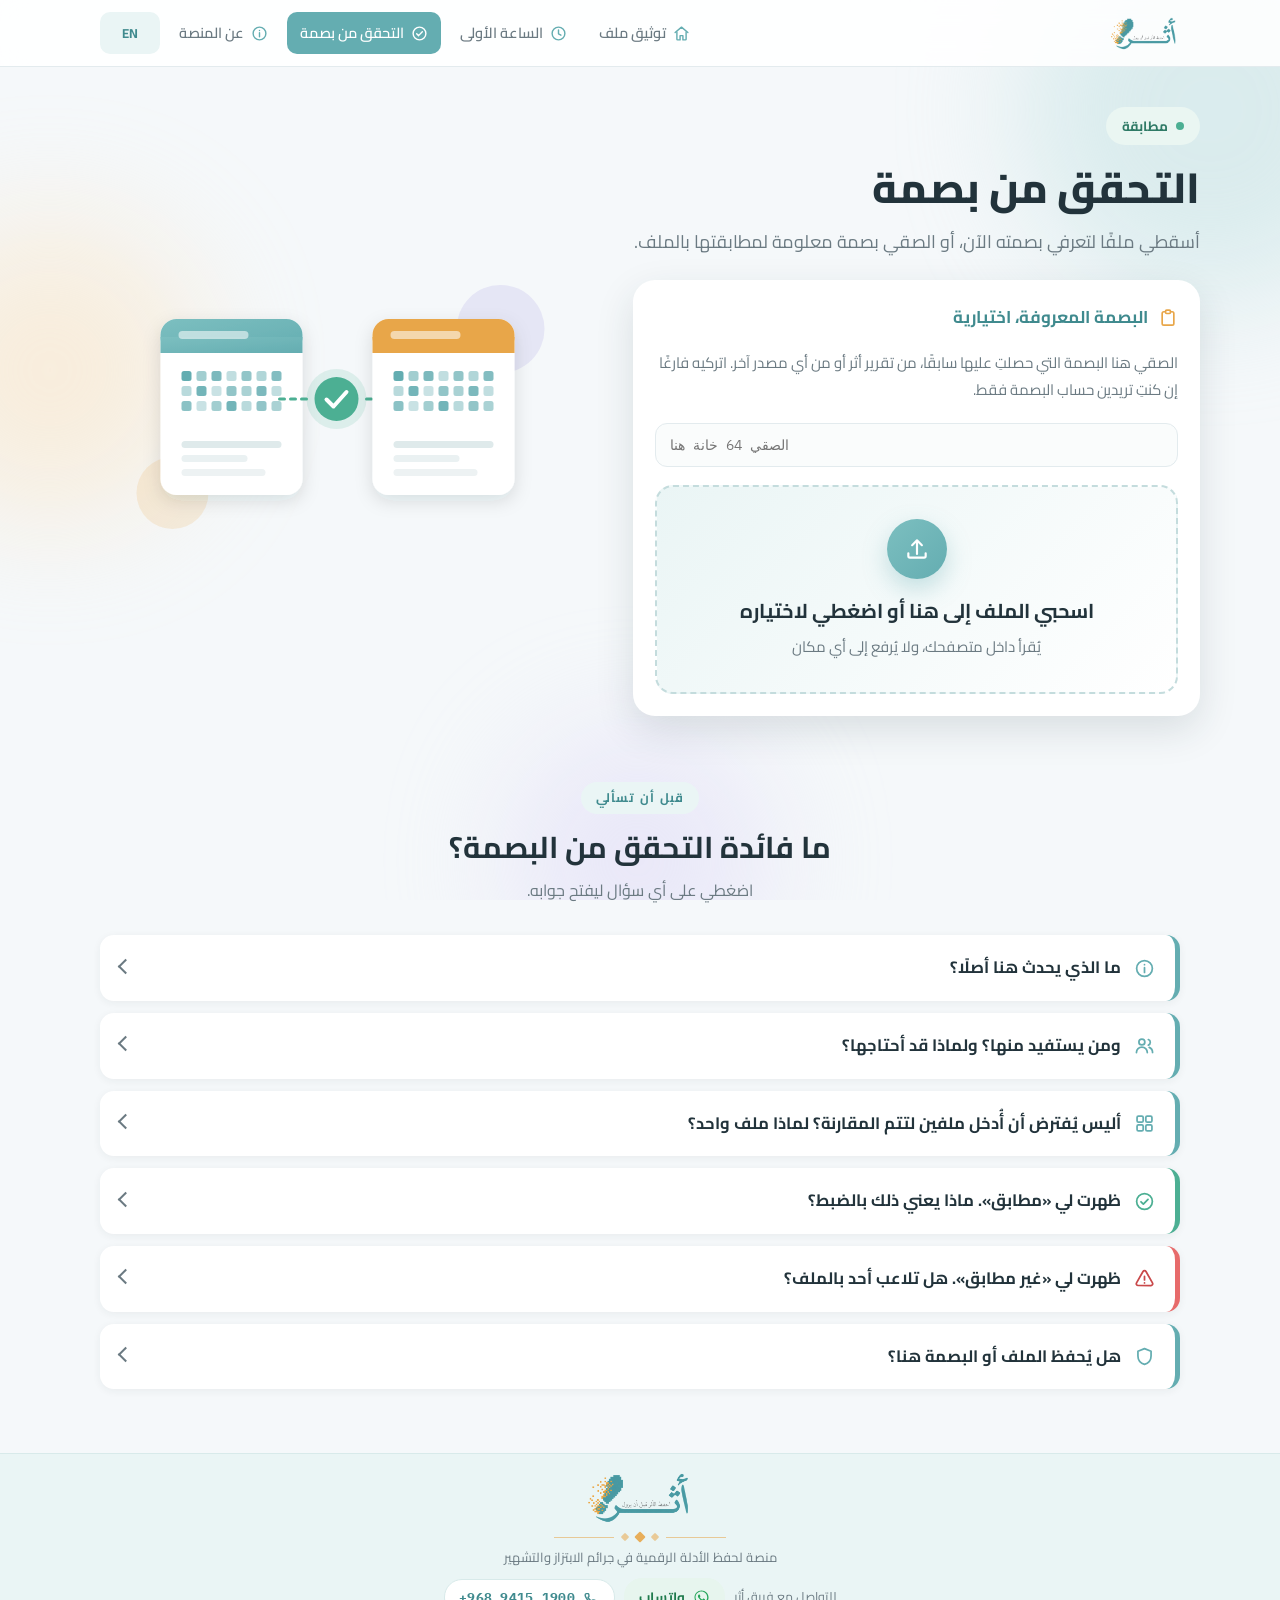
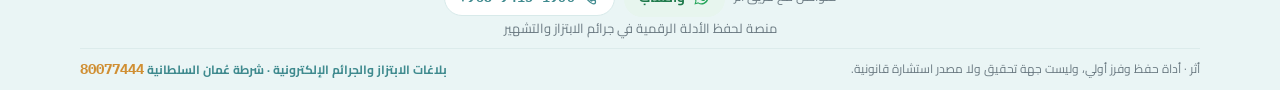
<file: verify.html>
<!DOCTYPE html>
<html lang="ar" dir="rtl">
<head>
<meta charset="UTF-8">
<meta name="viewport" content="width=device-width, initial-scale=1">
<title data-i18n="title.verify">أثر · التحقق من بصمة</title>
<meta name="description" data-i18n-content="meta.verify" content="تحققي من أن ملفًا ما زال مطابقًا لبصمته الرقمية.">
<meta name="referrer" content="no-referrer">
<meta name="theme-color" content="#64ADB1">
<link rel="icon" href="assets/logo.png" type="image/png">
<link rel="preconnect" href="https://fonts.googleapis.com">
<link rel="preconnect" href="https://fonts.gstatic.com" crossorigin>
<link href="https://fonts.googleapis.com/css2?family=Cairo:wght@400;600;700;800&family=Poppins:wght@400;600;700&family=IBM+Plex+Mono:wght@400;600&display=swap" rel="stylesheet">
<link rel="stylesheet" href="style.css?v=8">
</head>
<body>

<a class="skip-link" href="#main" data-i18n="skip">تخطّي إلى المحتوى</a>

<div class="blobs" aria-hidden="true">
  <span class="blob b1"></span><span class="blob b2"></span><span class="blob b3"></span>
</div>

<svg class="icon-sprite" aria-hidden="true" xmlns="http://www.w3.org/2000/svg">
  <symbol id="i-home" viewBox="0 0 24 24"><path d="M3 10.5 12 3l9 7.5"/><path d="M5.5 9.7V20a1 1 0 0 0 1 1H10v-6h4v6h3.5a1 1 0 0 0 1-1V9.7"/></symbol>
  <symbol id="i-info" viewBox="0 0 24 24"><circle cx="12" cy="12" r="9"/><path d="M12 11v5.5M12 7.6v.1"/></symbol>
  <symbol id="i-clock" viewBox="0 0 24 24"><circle cx="12" cy="12" r="9"/><path d="M12 7v5.4l3.4 2"/></symbol>
  <symbol id="i-verify" viewBox="0 0 24 24"><circle cx="12" cy="12" r="9"/><path d="M8 12.3l2.7 2.7L16 9.6"/></symbol>
  <symbol id="i-upload" viewBox="0 0 24 24"><path d="M12 16.5V4m0 0L7.5 8.5M12 4l4.5 4.5"/><path d="M4 16v2.5A1.5 1.5 0 0 0 5.5 20h13a1.5 1.5 0 0 0 1.5-1.5V16"/></symbol>
  <symbol id="i-grid" viewBox="0 0 24 24"><rect x="3.5" y="3.5" width="7" height="7" rx="1.6"/><rect x="13.5" y="3.5" width="7" height="7" rx="1.6"/><rect x="3.5" y="13.5" width="7" height="7" rx="1.6"/><rect x="13.5" y="13.5" width="7" height="7" rx="1.6"/></symbol>
  <symbol id="i-arrow" viewBox="0 0 24 24"><path d="M19 12H5m0 0 6-6m-6 6 6 6"/></symbol>
  <symbol id="i-alert" viewBox="0 0 24 24"><path d="M10.3 4 2.9 17a2 2 0 0 0 1.7 3h14.8a2 2 0 0 0 1.7-3L13.7 4a2 2 0 0 0-3.4 0z"/><path d="M12 9.6v4M12 17v.1"/></symbol>
  <symbol id="i-refresh" viewBox="0 0 24 24"><path d="M20.5 12a8.5 8.5 0 1 1-2.6-6.1"/><path d="M20.5 4.5V10h-5.5"/></symbol>
  <symbol id="i-paste" viewBox="0 0 24 24"><path d="M9 4.5H7a2 2 0 0 0-2 2v12a2 2 0 0 0 2 2h10a2 2 0 0 0 2-2v-12a2 2 0 0 0-2-2h-2"/><rect x="9" y="2.6" width="6" height="4" rx="1.4"/></symbol>
  <symbol id="i-file" viewBox="0 0 24 24"><path d="M13.5 3.5H7a2 2 0 0 0-2 2v13a2 2 0 0 0 2 2h10a2 2 0 0 0 2-2V9z"/><path d="M13.5 3.5V9H19"/></symbol>
  <symbol id="i-users" viewBox="0 0 24 24"><circle cx="9" cy="8" r="3.4"/><path d="M2.8 20a6.2 6.2 0 0 1 12.4 0"/><path d="M16.4 5.2a3.4 3.4 0 0 1 0 6.4"/><path d="M17.4 14.2A6.2 6.2 0 0 1 21.2 20"/></symbol>
  <symbol id="i-shield" viewBox="0 0 24 24"><path d="M12 3l7.5 3v5.4c0 4.5-3.1 8.2-7.5 9.6-4.4-1.4-7.5-5.1-7.5-9.6V6z"/></symbol>
</svg>

<header class="header">
  <div class="header-inner">
    <a class="brand" href="index.html"><img class="brand-mark" src="assets/logo.png" alt="أثر" width="1672" height="941"></a>
    <nav class="nav">
      <a href="index.html"><svg class="ic"><use href="#i-home"/></svg><span data-i18n="nav.tool">توثيق ملف</span></a>
      <a href="first-hour.html"><svg class="ic"><use href="#i-clock"/></svg><span data-i18n="nav.firstHour">الساعة الأولى</span></a>
      <a href="verify.html" aria-current="page"><svg class="ic"><use href="#i-verify"/></svg><span data-i18n="nav.verify">التحقق من بصمة</span></a>
      <a href="about.html"><svg class="ic"><use href="#i-info"/></svg><span data-i18n="nav.about">عن المنصة</span></a>
      <button class="lang-btn" id="langBtn" type="button" aria-label="Switch to English">EN</button>
    </nav>
  </div>
</header>

<main id="main">

  <section class="hero container">
    <div class="hero-grid">
      <div>
        <span class="hero-badge"><span class="dot"></span><span data-i18n="vf.eyebrow">مطابقة</span></span>
        <h1 data-i18n="vf.h1">التحقق من بصمة</h1>
        <p class="lead" data-i18n="vf.sub"></p>

        <!-- Step one: the known fingerprint, optional -->
        <div class="tool-card">
          <div class="card-title"><svg class="ic"><use href="#i-paste"/></svg><span data-i18n="vf.step1">البصمة المعروفة، اختيارية</span></div>
          <p class="card-intro" data-i18n="vf.step1p"></p>
          <div class="field">
            <label class="sr-only" for="knownHash" data-i18n="vf.step1">البصمة المعروفة</label>
            <input type="text" id="knownHash" class="mono-input" dir="ltr" spellcheck="false"
                   autocomplete="off" autocapitalize="off"
                   data-i18n-placeholder="vf.ph" placeholder="الصقي 64 خانة هنا">
          </div>

          <!-- Step two: the file -->
          <div class="dropzone dropzone--small" id="vDropzone" tabindex="0" role="button"
               data-i18n-aria="drop.aria" aria-label="اختاري ملفًا للتحقق">
            <div class="dropzone-body">
              <div class="dropzone-ring"><svg class="ic"><use href="#i-upload"/></svg></div>
              <div class="dropzone-main" data-i18n="vf.drop">اسحبي الملف إلى هنا أو اضغطي لاختياره</div>
              <div class="dropzone-sub"  data-i18n="vf.dropSub"></div>
            </div>
            <div class="busy-layer">
              <div class="spinner" aria-hidden="true"></div>
              <div data-i18n="drop.busy">جارٍ حساب البصمة داخل متصفحك…</div>
            </div>
          </div>
          <input type="file" id="vPicker" class="sr-only" tabindex="-1" aria-hidden="true">
        </div>
      </div>

      <div class="hero-art"><img src="assets/verify.svg" alt="" width="420" height="300"></div>
    </div>
  </section>

  <div class="container">

    <!-- ===== Error message ===== -->
    <div class="card hidden" id="vErrorCard" role="alert">
      <div class="card-title"><svg class="ic"><use href="#i-alert"/></svg><span data-i18n="error.title">تعذّر التوثيق</span></div>
      <p id="vErrorText"></p>
    </div>

    <!-- ===== Verdict ===== -->
    <div class="verdict" id="verdict" role="status" aria-live="polite">
      <svg class="verdict-icon hidden" id="vIconMatch" viewBox="0 0 24 24" fill="none"
           stroke="currentColor" stroke-width="2" stroke-linecap="round" stroke-linejoin="round" aria-hidden="true">
        <circle cx="12" cy="12" r="10"/><path d="M7.5 12.5l3 3 6-6.5"/>
      </svg>
      <svg class="verdict-icon hidden" id="vIconNo" viewBox="0 0 24 24" fill="none"
           stroke="currentColor" stroke-width="2" stroke-linecap="round" stroke-linejoin="round" aria-hidden="true">
        <circle cx="12" cy="12" r="10"/><path d="M8.5 8.5l7 7M15.5 8.5l-7 7"/>
      </svg>
      <svg class="verdict-icon hidden" id="vIconInfo" viewBox="0 0 24 24" fill="none"
           stroke="currentColor" stroke-width="2" stroke-linecap="round" stroke-linejoin="round" aria-hidden="true">
        <circle cx="12" cy="12" r="10"/><path d="M12 11v6M12 7.5v.01"/>
      </svg>
      <div>
        <h2 id="verdictTitle"></h2>
        <p id="verdictBody"></p>
      </div>
    </div>

    <!-- ===== Details ===== -->
    <section class="card result-card hidden" id="vDetails">
      <div class="card-title"><svg class="ic"><use href="#i-grid"/></svg><span data-i18n="hash.label">البصمة الرقمية · SHA-256</span></div>
      <div class="hash-wrap">
        <div class="hash-grid" id="vHashGrid" dir="ltr"></div>
      </div>
      <table class="rows rows--spaced">
        <tbody>
          <tr><th data-i18n="vf.file">الملف المفحوص</th><td id="vFileName"></td></tr>
          <tr id="vExpectedRow" class="hidden"><th data-i18n="vf.expected">البصمة المُدخلة</th><td class="mono" id="vExpected"></td></tr>
          <tr><th data-i18n="vf.actual">بصمة الملف</th><td class="mono" id="vActual"></td></tr>
        </tbody>
      </table>
      <div class="note info" data-i18n="vf.note"></div>
      <div class="actions">
        <button class="btn ghost small" id="vReset" type="button"><svg class="ic"><use href="#i-refresh"/></svg><span data-i18n="vf.reset">ابدئي من جديد</span></button>
      </div>
    </section>


    <!-- ===== Plain explainer as a click-to-open list. These are native HTML
         <details> elements, so they work with no JavaScript and are
         reachable with the Tab key. ===== -->
    <section class="section">
      <div class="section-head reveal">
        <span class="eyebrow" data-i18n="vfx.eyebrow">قبل أن تسألي</span>
        <h2 data-i18n="vfx.h2">ما فائدة التحقق من البصمة؟</h2>
        <p data-i18n="vfx.lead">اضغطي على أي سؤال ليفتح جوابه.</p>
      </div>

      <div class="faq">

        <details class="reveal">
          <summary><svg class="ic"><use href="#i-info"/></svg><span data-i18n="vfx.q1">ما الذي يحدث هنا أصلًا؟</span></summary>
          <div class="faq-body"><p data-i18n="vfx.a1"></p></div>
        </details>

        <details class="reveal">
          <summary><svg class="ic"><use href="#i-users"/></svg><span data-i18n="vfx.q2">ومن يستفيد منها؟</span></summary>
          <div class="faq-body">
            <p data-i18n="vfx.a2"></p>
            <div class="who">
              <div class="who-item"><h4 data-i18n="vfx.who1h"></h4><p data-i18n="vfx.who1p"></p></div>
              <div class="who-item"><h4 data-i18n="vfx.who2h"></h4><p data-i18n="vfx.who2p"></p></div>
              <div class="who-item"><h4 data-i18n="vfx.who3h"></h4><p data-i18n="vfx.who3p"></p></div>
            </div>
          </div>
        </details>

        <details class="reveal">
          <summary><svg class="ic"><use href="#i-grid"/></svg><span data-i18n="vfx.q3">أليس يُفترض أن أُدخل ملفين؟</span></summary>
          <div class="faq-body">
            <p data-i18n-html="vfx.a3"></p>
            <p data-i18n-html="vfx.a3b"></p>
            <div class="tip" data-i18n-html="vfx.a3c"></div>
          </div>
        </details>

        <details class="reveal is-good">
          <summary><svg class="ic"><use href="#i-verify"/></svg><span data-i18n="vfx.q4">ماذا يعني «مطابق»؟</span></summary>
          <div class="faq-body">
            <p data-i18n="vfx.a4"></p>
            <p data-i18n="vfx.a4b"></p>
          </div>
        </details>

        <details class="reveal is-bad">
          <summary><svg class="ic"><use href="#i-alert"/></svg><span data-i18n="vfx.q5">ماذا يعني «غير مطابق»؟</span></summary>
          <div class="faq-body">
            <p data-i18n="vfx.a5"></p>
            <ol class="reasons">
              <li data-i18n="vfx.r1"></li>
              <li data-i18n="vfx.r2"></li>
              <li data-i18n="vfx.r3"></li>
              <li data-i18n="vfx.r4"></li>
              <li data-i18n="vfx.r5"></li>
            </ol>
            <div class="tip is-bad">
              <strong data-i18n="vfx.doh">ماذا تفعلين الآن</strong>
              <p data-i18n="vfx.dop"></p>
            </div>
          </div>
        </details>

        <details class="reveal">
          <summary><svg class="ic"><use href="#i-shield"/></svg><span data-i18n="vfx.q6">هل يُحفظ شيء هنا؟</span></summary>
          <div class="faq-body"><p data-i18n="vfx.a6"></p></div>
        </details>

      </div>
    </section>

  </div>
</main>
<!-- ===== Footer: the Athar logo lockup, at the end of the page and never fixed ===== -->
<footer class="footer">
  <div class="footer-brand">
    <img class="footer-mark" src="assets/logo.png" alt="أثر · احفظ الأثر قبل أن يزول" width="1672" height="941">
    <div class="footer-sep" aria-hidden="true"><span></span><i></i><i></i><i></i><span></span></div>
    <p class="footer-desc" data-i18n="foot.desc">منصة لحفظ الأدلة الرقمية في جرائم الابتزاز والتشهير</p>

    <div class="footer-contact">
      <span class="fc-label" data-i18n="foot.contact">للتواصل مع فريق أثر</span>
      <a class="fc-btn is-wa" href="https://wa.me/96894151900" target="_blank" rel="noopener noreferrer">
        <svg viewBox="0 0 24 24" aria-hidden="true"><path d="M12.04 2C6.58 2 2.13 6.45 2.13 11.91c0 1.75.46 3.45 1.32 4.95L2 22l5.25-1.38a9.87 9.87 0 0 0 4.79 1.21c5.46 0 9.91-4.45 9.91-9.91S17.5 2 12.04 2zm0 18.15c-1.53 0-3.03-.41-4.34-1.19l-.31-.18-3.23.85.86-3.15-.2-.32a8.2 8.2 0 0 1-1.26-4.39c0-4.54 3.7-8.24 8.24-8.24s8.24 3.7 8.24 8.24-3.7 8.24-8.24 8.24zm4.53-5.77c-.25-.13-1.46-.72-1.69-.8-.23-.08-.39-.13-.56.13-.16.25-.64.8-.79.97-.14.16-.29.18-.54.06-.25-.13-1.05-.39-2-1.23-.74-.66-1.24-1.47-1.38-1.72-.15-.25-.02-.39.11-.51.11-.11.25-.29.38-.44.12-.15.16-.25.25-.42.08-.16.04-.31-.02-.44-.06-.12-.56-1.34-.77-1.84-.2-.48-.4-.41-.56-.42h-.47c-.16 0-.43.06-.66.31-.23.25-.87.85-.87 2.07s.89 2.4 1.01 2.56c.13.17 1.75 2.67 4.23 3.74.59.26 1.05.41 1.41.52.59.19 1.13.16 1.56.1.48-.07 1.46-.6 1.67-1.18.21-.58.21-1.07.14-1.18-.06-.1-.22-.16-.47-.29z"/></svg>
        <span data-i18n="foot.wa">واتساب</span>
      </a>
      <a class="fc-btn is-call" href="tel:+96894151900">
        <svg viewBox="0 0 24 24" aria-hidden="true" fill="none" stroke="currentColor" stroke-width="1.9" stroke-linecap="round" stroke-linejoin="round"><path d="M15.5 21a2 2 0 0 0 2-2v-2.1a1 1 0 0 0-.86-1l-2.6-.37a1 1 0 0 0-.9.36l-.9 1.06a12.5 12.5 0 0 1-5.2-5.2l1.06-.9a1 1 0 0 0 .36-.9l-.37-2.6a1 1 0 0 0-1-.86H5a2 2 0 0 0-2 2C3 12.9 11.1 21 15.5 21z"/></svg>
        <span class="fc-num" dir="ltr">+968 9415 1900</span>
      </a>
    </div>
    <p class="footer-desc" data-i18n="foot.desc">منصة لحفظ الأدلة الرقمية في جرائم الابتزاز والتشهير</p>
  </div>
  <div class="footer-bottom">
    <span data-i18n="foot.note">أثر · أداة حفظ وفرز أولي، وليست جهة تحقيق ولا مصدر استشارة قانونية.</span>
    <span class="hot"><span data-i18n="rep.quick">بلاغات الابتزاز والجرائم الإلكترونية · شرطة عُمان السلطانية</span>
      <a class="num" href="tel:80077444">80077444</a></span>
  </div>
</footer>




<script src="i18n.js?v=8" defer></script>
<script src="athar.js?v=8" defer></script>

</body>
</html>
</file>
<file: style.css>
/* ==========================================================
   ATHAR | Stylesheet
   ----------------------------------------------------------
   Every spacing rule uses logical CSS properties
   (margin-inline-start rather than margin-left, inset-inline
   rather than left/right), so the entire layout mirrors itself
   when the language switches, with no extra code.
   ========================================================== */

/* ---------- 1. Colours and constants ---------- */
:root {
  --primary:      #64ADB1;   /* teal, the primary colour */
  --primary-dark: #3F8A8E;
  --primary-soft: #EAF5F5;
  --muted-teal:   #7CBFC0;
  --accent:       #E8A649;   /* orange, action buttons */
  --accent-dark:  #D08F33;
  --accent-soft:  #FDF3E4;
  --violet:       #7C6BD6;
  --violet-soft:  #F0EDFB;
  --green:        #4CAF93;
  --green-soft:   #EAF6F2;
  --danger:       #E76B6B;
  --danger-dark:  #C9484A;
  --danger-soft:  #FBEDED;

  --bg:      #F5F8FA;
  --card:    #ffffff;
  --ink:     #22333B;
  --muted:   #6B7A82;
  --line:    #E3EBEE;

  --radius:  14px;
  --radius-lg: 22px;
  --shadow-sm: 0 2px 8px rgba(34,51,59,.06);
  --shadow:    0 6px 18px rgba(34,51,59,.08);
  --shadow-lg: 0 14px 38px rgba(34,51,59,.13);
  --mono: 'IBM Plex Mono', ui-monospace, 'Courier New', monospace;
}

/* ---------- 2. Base ---------- */
* { box-sizing: border-box; margin: 0; padding: 0; }
html { scroll-behavior: smooth; -webkit-text-size-adjust: 100%; }

body {
  font-family: 'Cairo', 'Poppins', system-ui, sans-serif;
  background: var(--bg);
  color: var(--ink);
  font-size: 16px;
  line-height: 1.8;
  overflow-x: hidden;
  -webkit-font-smoothing: antialiased;
}
:root[lang="en"] body { font-family: 'Poppins', 'Cairo', system-ui, sans-serif; }

a { color: var(--primary-dark); }
img, svg { max-width: 100%; }

:focus-visible {
  outline: 3px solid var(--accent);
  outline-offset: 3px;
  border-radius: 6px;
}

.container { max-width: 1120px; margin: 0 auto; padding: 0 20px; }
.section { padding: 56px 0 8px; }

.skip-link {
  position: absolute; inset-inline-start: 16px; top: -70px;
  background: var(--primary); color: #fff; padding: 12px 20px;
  border-radius: 0 0 12px 12px; text-decoration: none; z-index: 60;
  transition: top .2s ease;
}
.skip-link:focus { top: 0; }

/* ---------- 3. Soft colour blobs drifting in the background ---------- */
.blobs { position: fixed; inset: 0; z-index: -1; overflow: hidden; pointer-events: none; }
.blob { position: absolute; border-radius: 50%; filter: blur(60px); opacity: .5; }
.blob.b1 { width: 380px; height: 380px; background: #BFE0E1; inset-inline-start: -120px; top: -80px;  animation: drift 22s ease-in-out infinite; }
.blob.b2 { width: 300px; height: 300px; background: #FBE3C0; inset-inline-end: -100px;  top: 220px;  animation: drift 27s ease-in-out infinite reverse; }
.blob.b3 { width: 260px; height: 260px; background: #DED8F7; inset-inline-start: 40%;   bottom: -90px; animation: drift 31s ease-in-out infinite; }
@keyframes drift {
  0%,100% { transform: translate(0,0) scale(1); }
  33%     { transform: translate(30px,-28px) scale(1.08); }
  66%     { transform: translate(-24px,22px) scale(.95); }
}

/* ---------- 4. Header ---------- */
.header {
  position: sticky; top: 0; z-index: 50;
  background: rgba(255,255,255,.88);
  backdrop-filter: blur(12px);
  border-bottom: 1px solid var(--line);
  transition: box-shadow .3s ease, padding .3s ease;
}
.header.is-stuck { box-shadow: var(--shadow); }
.header-inner {
  max-width: 1120px; margin: 0 auto; padding: 12px 20px;
  display: flex; align-items: center; justify-content: space-between; gap: 14px;
  transition: padding .3s ease;
}
.header.is-stuck .header-inner { padding-block: 7px; }

.brand { display: flex; align-items: center; text-decoration: none; flex: none; }
.brand img { height: 40px; width: auto; transition: transform .3s ease; }
.brand:hover img { transform: scale(1.06) rotate(-2deg); }

.nav { display: flex; align-items: center; gap: 6px; }
.nav a {
  display: inline-flex; align-items: center; gap: 7px;
  color: var(--muted); text-decoration: none; font-weight: 600; font-size: 14.5px;
  padding: 8px 13px; border-radius: 10px;
  transition: background .25s ease, color .25s ease, transform .25s ease;
  white-space: nowrap;
}
.nav a:hover { background: var(--primary-soft); color: var(--primary-dark); transform: translateY(-2px); }
.nav a[aria-current="page"] { background: var(--primary); color: #fff; }
.nav a[aria-current="page"] .ic { color: #fff; }
.nav .ic { width: 17px; height: 17px; color: var(--primary); transition: transform .25s ease; }
.nav a:hover .ic { transform: scale(1.15); }

.lang-btn {
  font-family: inherit; font-size: 13px; font-weight: 700;
  color: var(--primary-dark); background: var(--primary-soft);
  border: 1.5px solid transparent; border-radius: 10px;
  padding: 8px 15px; cursor: pointer; min-width: 60px;
  transition: all .25s ease;
}
.lang-btn:hover { background: var(--primary); color: #fff; transform: translateY(-2px); }

/* ---------- 5. Buttons ---------- */
.btn {
  position: relative; overflow: hidden;
  display: inline-flex; align-items: center; justify-content: center; gap: 9px;
  font-family: inherit; font-size: 15.5px; font-weight: 700;
  border: none; border-radius: 12px; padding: 13px 24px;
  cursor: pointer; text-decoration: none;
  transition: transform .25s ease, box-shadow .25s ease, background .25s ease;
}
.btn .ic { width: 18px; height: 18px; }
.btn::after {   /* a sheen that sweeps across the button on hover */
  content: ''; position: absolute; top: 0; inset-inline-start: -120%;
  width: 60%; height: 100%;
  background: linear-gradient(120deg, transparent, rgba(255,255,255,.42), transparent);
  transition: inset-inline-start .55s ease;
}
.btn:hover::after { inset-inline-start: 130%; }

.btn.primary { background: linear-gradient(135deg, var(--accent), var(--accent-dark)); color: #fff; box-shadow: 0 8px 20px rgba(232,166,73,.34); }
.btn.primary:hover { transform: translateY(-3px); box-shadow: 0 14px 28px rgba(232,166,73,.42); }
.btn.primary:disabled { opacity: .6; cursor: progress; transform: none; }

.btn.teal { background: linear-gradient(135deg, var(--muted-teal), var(--primary-dark)); color: #fff; box-shadow: 0 8px 20px rgba(100,173,177,.34); }
.btn.teal:hover { transform: translateY(-3px); box-shadow: 0 14px 28px rgba(100,173,177,.42); }

.btn.ghost { background: #fff; color: var(--primary-dark); border: 1.5px solid var(--line); box-shadow: var(--shadow-sm); }
.btn.ghost:hover { transform: translateY(-3px); border-color: var(--primary); box-shadow: var(--shadow); }

.btn.danger-ghost { background: #fff; color: var(--danger-dark); border: 1.5px solid #F2D5D5; font-size: 14px; padding: 10px 18px; }
.btn.danger-ghost:hover { background: var(--danger-soft); transform: translateY(-2px); }

.btn.small { font-size: 14px; padding: 10px 18px; }
.btn.block { width: 100%; font-size: 17px; padding: 16px 24px; }

/* ---------- 6. Generic card ---------- */
.card {
  background: var(--card);
  border-radius: var(--radius-lg);
  box-shadow: var(--shadow);
  padding: 26px;
  margin-bottom: 22px;
  transition: transform .3s ease, box-shadow .3s ease;
}
.card-title {
  display: flex; align-items: center; gap: 10px;
  font-size: 17px; font-weight: 700; color: var(--primary-dark);
  margin-bottom: 16px;
}
.card-title .ic { width: 20px; height: 20px; color: var(--accent); }
.card-intro { color: var(--muted); font-size: 15px; margin-bottom: 20px; }

.section-head { text-align: center; max-width: 640px; margin: 0 auto 30px; }
.section-head .eyebrow {
  display: inline-block; font-size: 12.5px; font-weight: 700; letter-spacing: .1em;
  color: var(--primary-dark); background: var(--primary-soft);
  padding: 5px 15px; border-radius: 20px; margin-bottom: 12px;
}
.section-head h2 { font-size: 30px; font-weight: 700; line-height: 1.4; }
.section-head p { color: var(--muted); margin-top: 8px; }

/* ---------- 7. Hero, with the tool inside it ---------- */
/* Project rule: the tool works immediately. The drop zone therefore lives
   inside the hero itself, with no welcome screen or "start" button before it. */
.hero { padding: 40px 0 10px; }
.hero-grid { display: grid; grid-template-columns: 1.05fr .95fr; gap: 40px; align-items: center; }

.hero-badge {
  display: inline-flex; align-items: center; gap: 8px;
  background: var(--green-soft); color: #2F7A66;
  font-size: 13.5px; font-weight: 700;
  padding: 7px 16px; border-radius: 20px; margin-bottom: 16px;
}
.hero-badge .dot {
  width: 8px; height: 8px; border-radius: 50%; background: var(--green);
  animation: pulse 2s ease-in-out infinite;
}
@keyframes pulse {
  0%,100% { box-shadow: 0 0 0 0 rgba(76,175,147,.5); }
  50%     { box-shadow: 0 0 0 7px rgba(76,175,147,0); }
}

.hero h1 { font-size: 42px; font-weight: 800; line-height: 1.3; }
.hero h1 .hl {
  background: linear-gradient(120deg, var(--accent), var(--accent-dark));
  -webkit-background-clip: text; background-clip: text; color: transparent;
}
.hero .lead { color: var(--muted); font-size: 18px; margin-top: 10px; margin-bottom: 22px; }

.hero-art { position: relative; text-align: center; }
.hero-art img { width: 100%; animation: float 6s ease-in-out infinite; }
@keyframes float {
  0%,100% { transform: translateY(0); }
  50%     { transform: translateY(-14px); }
}

/* ---------- 8. Drop zone ---------- */
.tool-card {
  background: #fff; border-radius: var(--radius-lg);
  box-shadow: var(--shadow-lg); padding: 22px;
}
.dropzone {
  position: relative;
  border: 2.5px dashed #C4DCDD;
  border-radius: 18px;
  background: linear-gradient(135deg, var(--primary-soft), #fff);
  padding: 42px 22px; text-align: center; cursor: pointer;
  transition: border-color .25s ease, background .25s ease, transform .25s ease;
}
.dropzone:hover { border-color: var(--primary); transform: translateY(-3px); }
.dropzone.is-over {
  border-color: var(--accent); background: linear-gradient(135deg, var(--accent-soft), #fff);
  transform: scale(1.015);
}
.dropzone.is-busy { pointer-events: none; }
.dropzone.is-busy .dropzone-body { opacity: .18; }

.dropzone-ring {
  width: 78px; height: 78px; margin: 0 auto 14px;
  border-radius: 50%;
  background: linear-gradient(135deg, var(--muted-teal), var(--primary));
  display: grid; place-items: center;
  box-shadow: 0 10px 24px rgba(100,173,177,.35);
  animation: bob 3.4s ease-in-out infinite;
}
.dropzone-ring .ic { width: 34px; height: 34px; color: #fff; }
@keyframes bob { 0%,100% { transform: translateY(0); } 50% { transform: translateY(-7px); } }
.dropzone:hover .dropzone-ring { animation-play-state: paused; transform: scale(1.07); }

.dropzone-main { font-size: 20px; font-weight: 700; }
.dropzone-sub  { color: var(--muted); font-size: 15px; margin-top: 4px; }
.dropzone-hint {
  display: inline-block; color: var(--primary-dark); background: var(--primary-soft);
  font-size: 13px; font-weight: 600; padding: 6px 14px; border-radius: 16px; margin-top: 14px;
}
.dropzone--small { padding: 32px 18px; }
.dropzone--small .dropzone-ring { width: 60px; height: 60px; }
.dropzone--small .dropzone-ring .ic { width: 26px; height: 26px; }

.busy-layer {
  position: absolute; inset: 0; display: none;
  flex-direction: column; align-items: center; justify-content: center; gap: 14px;
  font-size: 15px; font-weight: 600; color: var(--primary-dark);
}
.dropzone.is-busy .busy-layer { display: flex; }
.spinner {
  width: 34px; height: 34px; border-radius: 50%;
  border: 3px solid #DBEAEB; border-top-color: var(--accent);
  animation: spin .8s linear infinite;
}
@keyframes spin { to { transform: rotate(360deg); } }

.tool-foot {
  display: flex; align-items: center; gap: 8px; justify-content: center;
  color: var(--muted); font-size: 13px; margin-top: 14px;
}
.tool-foot .ic { width: 15px; height: 15px; color: var(--green); }

/* ---------- 9. Statistics strip ---------- */
.stats { display: grid; grid-template-columns: repeat(3, 1fr); gap: 18px; margin-top: 42px; }
.stat {
  background: #fff; border-radius: var(--radius); padding: 22px 18px;
  text-align: center; box-shadow: var(--shadow-sm);
  border-top: 4px solid var(--primary);
  transition: transform .3s ease, box-shadow .3s ease;
}
.stat:nth-child(2) { border-top-color: var(--accent); }
.stat:nth-child(3) { border-top-color: var(--violet); }
.stat:hover { transform: translateY(-6px); box-shadow: var(--shadow); }
.stat .num { font-family: var(--mono); font-size: 34px; font-weight: 700; color: var(--primary-dark); line-height: 1.2; }
.stat:nth-child(2) .num { color: var(--accent-dark); }
.stat:nth-child(3) .num { color: var(--violet); }
.stat .lbl { color: var(--muted); font-size: 14px; margin-top: 4px; }

/* ---------- 10. Results ---------- */
.result-card { border-top: 5px solid var(--primary); }
.result-card.accent { border-top-color: var(--accent); }
.result-card.violet { border-top-color: var(--violet); }

/* The 8x8 fingerprint grid: the signature visual element */
.hash-wrap {
  background: linear-gradient(135deg, #F3F9F9, #FDF6EC);
  border-radius: 18px; padding: 20px; text-align: center;
}
.hash-grid {
  display: grid; grid-template-columns: repeat(8, 1fr); gap: 5px;
  max-width: 360px; margin: 0 auto; direction: ltr;
}
.hash-cell {
  font-family: var(--mono); font-size: 16px; font-weight: 600;
  text-align: center; padding: 8px 0;
  background: #fff; color: var(--primary-dark);
  border-radius: 7px; box-shadow: 0 2px 5px rgba(34,51,59,.07);
  animation: cellPop .42s cubic-bezier(.34,1.56,.64,1) backwards;
}
.hash-cell:nth-child(3n)   { color: var(--accent-dark); }
.hash-cell:nth-child(7n)   { color: var(--violet); }
@keyframes cellPop {
  from { opacity: 0; transform: scale(.35) translateY(-10px); }
  to   { opacity: 1; transform: scale(1) translateY(0); }
}
.hash-caption { color: var(--muted); font-size: 13.5px; margin-top: 14px; }
.hash-line {
  font-family: var(--mono); font-size: 12.5px; direction: ltr; text-align: center;
  color: var(--ink); background: #fff; border-radius: 10px;
  padding: 10px 12px; margin-top: 12px; word-break: break-all; line-height: 1.7;
  box-shadow: inset 0 0 0 1px var(--line);
}

/* Data tables */
.rows { width: 100%; border-collapse: collapse; }
.rows th, .rows td {
  text-align: start; padding: 13px 8px;
  border-bottom: 1px solid var(--line); font-size: 15px; vertical-align: top;
}
.rows tr:last-child th, .rows tr:last-child td { border-bottom: 0; }
.rows tr { transition: background .2s ease; }
.rows tbody tr:hover { background: var(--primary-soft); }
.rows th { font-weight: 600; color: var(--muted); width: 42%; }
.rows td { font-weight: 600; overflow-wrap: anywhere; }
.rows .mono { font-family: var(--mono); direction: ltr; text-align: start; font-size: 13.5px; }
.rows--spaced { margin-top: 18px; }
.gap-value { color: var(--accent-dark); }

/* Notices */
.note {
  display: flex; gap: 12px; align-items: flex-start;
  background: var(--accent-soft); border-inline-start: 4px solid var(--accent);
  border-radius: 12px; padding: 14px 16px; font-size: 14px; color: #6E5426; margin-top: 18px;
}
.note strong { color: #4A3714; }
.note.info  { background: var(--primary-soft); border-inline-start-color: var(--primary); color: #37656A; }
.note.info strong { color: var(--primary-dark); }
.note.good  { background: var(--green-soft);  border-inline-start-color: var(--green);  color: #2F7A66; }
.note.good strong { color: #245F50; }

/* Form fields */
.field { margin-bottom: 18px; }
.field label { display: block; font-size: 14px; font-weight: 600; color: var(--ink); margin-bottom: 7px; }
.field input, .field select, .field textarea {
  width: 100%; font-family: inherit; font-size: 15px; color: var(--ink);
  background: #FAFCFC; border: 1.5px solid var(--line); border-radius: 12px;
  padding: 12px 14px; transition: border-color .25s ease, box-shadow .25s ease, background .25s ease;
}
.field input:focus, .field select:focus, .field textarea:focus {
  outline: none; background: #fff;
  border-color: var(--primary); box-shadow: 0 0 0 4px rgba(100,173,177,.18);
}
.field textarea { resize: vertical; min-height: 100px; line-height: 1.8; }
.field-pair { display: grid; grid-template-columns: 1fr 1fr; gap: 16px; }
.field .mono-input { font-family: var(--mono); direction: ltr; text-align: start; font-size: 13.5px; }

.actions { display: flex; gap: 12px; align-items: center; flex-wrap: wrap; margin-top: 20px; }
.actions-note { font-size: 13.5px; color: var(--muted); }

/* ---------- 11. Feature cards ---------- */
.grid-3 { display: grid; grid-template-columns: repeat(3, 1fr); gap: 20px; }
.feature {
  background: #fff; border-radius: var(--radius-lg); padding: 26px 22px;
  box-shadow: var(--shadow-sm); position: relative; overflow: hidden;
  transition: transform .3s ease, box-shadow .3s ease;
}
.feature::before {
  content: ''; position: absolute; top: 0; inset-inline-start: 0;
  width: 100%; height: 4px; background: var(--primary);
  transform: scaleX(0); transform-origin: inline-start; transition: transform .35s ease;
}
.feature:hover { transform: translateY(-8px); box-shadow: var(--shadow-lg); }
.feature:hover::before { transform: scaleX(1); }
.feature .fic {
  width: 56px; height: 56px; border-radius: 16px; display: grid; place-items: center;
  background: var(--primary-soft); margin-bottom: 16px; transition: transform .35s ease;
}
.feature:hover .fic { transform: rotate(-8deg) scale(1.08); }
.feature .fic .ic { width: 26px; height: 26px; color: var(--primary-dark); }
.feature h3 { font-size: 18px; font-weight: 700; margin-bottom: 7px; }
.feature p { color: var(--muted); font-size: 14.5px; }

.feature.c2::before { background: var(--accent); }
.feature.c2 .fic { background: var(--accent-soft); }
.feature.c2 .fic .ic { color: var(--accent-dark); }
.feature.c3::before { background: var(--violet); }
.feature.c3 .fic { background: var(--violet-soft); }
.feature.c3 .fic .ic { color: var(--violet); }
.feature.c4::before { background: var(--green); }
.feature.c4 .fic { background: var(--green-soft); }
.feature.c4 .fic .ic { color: var(--green); }

/* ---------- 12. Steps ---------- */
.steps { display: grid; gap: 18px; position: relative; }
.step {
  display: grid; grid-template-columns: 62px 1fr; gap: 18px; align-items: start;
  background: #fff; border-radius: var(--radius-lg); padding: 22px;
  box-shadow: var(--shadow-sm);
  transition: transform .3s ease, box-shadow .3s ease;
}
.step:hover { transform: translateX(-6px); box-shadow: var(--shadow); }
:root[dir="ltr"] .step:hover { transform: translateX(6px); }
.step .n {
  width: 62px; height: 62px; border-radius: 18px; display: grid; place-items: center;
  font-family: var(--mono); font-size: 24px; font-weight: 700; color: #fff;
  background: linear-gradient(135deg, var(--muted-teal), var(--primary-dark));
  box-shadow: 0 8px 18px rgba(100,173,177,.32);
}
.step:nth-child(2) .n { background: linear-gradient(135deg, #F2B961, var(--accent-dark)); box-shadow: 0 8px 18px rgba(232,166,73,.32); }
.step:nth-child(3) .n { background: linear-gradient(135deg, #9C8FE4, var(--violet));      box-shadow: 0 8px 18px rgba(124,107,214,.3); }
.step:nth-child(4) .n { background: linear-gradient(135deg, #6FC7AC, var(--green));       box-shadow: 0 8px 18px rgba(76,175,147,.3); }
.step:nth-child(5) .n { background: linear-gradient(135deg, #7FBFC3, var(--primary-dark)); }
.step h3 { font-size: 18px; font-weight: 700; margin-bottom: 5px; }
.step p { color: var(--muted); font-size: 14.5px; }

/* ---------- 13. The two boxes: what it establishes and what it does not ---------- */
.two-col { display: grid; grid-template-columns: 1fr 1fr; gap: 20px; }
.col-box {
  background: #fff; border-radius: var(--radius-lg); padding: 24px;
  box-shadow: var(--shadow-sm); border-top: 5px solid var(--green);
  transition: transform .3s ease, box-shadow .3s ease;
}
.col-box:hover { transform: translateY(-5px); box-shadow: var(--shadow); }
.col-box.no { border-top-color: var(--danger); }
.col-box h4 { display: flex; align-items: center; gap: 9px; font-size: 17px; font-weight: 700; color: #2F7A66; margin-bottom: 12px; }
.col-box.no h4 { color: var(--danger-dark); }
.col-box h4 .ic { width: 20px; height: 20px; }
.col-box ul { list-style: none; }
.col-box li { position: relative; padding-inline-start: 22px; color: var(--muted); font-size: 14.5px; margin-bottom: 8px; }
.col-box li::before {
  content: ''; position: absolute; inset-inline-start: 0; top: 11px;
  width: 8px; height: 8px; border-radius: 50%; background: var(--green);
}
.col-box.no li::before { background: var(--danger); }
.col-box p { color: var(--muted); font-size: 14.5px; }

/* ---------- 14. Call-to-action band ---------- */
.cta {
  background: linear-gradient(135deg, var(--primary), var(--primary-dark));
  border-radius: var(--radius-lg); padding: 40px 32px; text-align: center;
  color: #fff; box-shadow: var(--shadow-lg); position: relative; overflow: hidden;
  margin-top: 46px;
}
.cta::before, .cta::after {
  content: ''; position: absolute; border-radius: 50%; background: rgba(255,255,255,.1);
}
.cta::before { width: 200px; height: 200px; top: -80px; inset-inline-end: -50px; }
.cta::after  { width: 140px; height: 140px; bottom: -70px; inset-inline-start: -40px; }
.cta h2 { font-size: 27px; font-weight: 700; position: relative; }
.cta p  { opacity: .9; margin: 8px auto 20px; max-width: 520px; position: relative; }
.cta .btn { position: relative; }

/* ---------- 15. Long-form prose ---------- */
.prose h2 { font-size: 26px; font-weight: 700; margin: 40px 0 14px; display: flex; align-items: center; gap: 11px; }
.prose h2 .ic { width: 24px; height: 24px; color: var(--accent); }
.prose h3 { font-size: 17px; font-weight: 700; margin: 22px 0 6px; }
.prose p  { margin-bottom: 14px; color: #3B4C55; }
.prose .pull {
  font-size: 21px; font-weight: 700; line-height: 1.6; color: var(--primary-dark);
  background: linear-gradient(135deg, var(--primary-soft), #fff);
  border-inline-start: 5px solid var(--accent);
  border-radius: 0 var(--radius) var(--radius) 0;
  padding: 22px 26px; margin: 30px 0;
}
:root[dir="ltr"] .prose .pull { border-radius: var(--radius) 0 0 var(--radius); }

/* ---------- 16. First-hour page ---------- */
.dont-grid { display: grid; grid-template-columns: repeat(2, 1fr); gap: 16px; margin-top: 20px; }
.dont {
  background: #fff; border-radius: var(--radius); padding: 20px;
  box-shadow: var(--shadow-sm); border-inline-start: 5px solid var(--danger);
  display: grid; grid-template-columns: 44px 1fr; gap: 14px; align-items: start;
  transition: transform .3s ease, box-shadow .3s ease;
}
.dont:hover { transform: translateY(-5px); box-shadow: var(--shadow); }
.dont .dic {
  width: 44px; height: 44px; border-radius: 13px; display: grid; place-items: center;
  background: var(--danger-soft);
}
.dont .dic .ic { width: 21px; height: 21px; color: var(--danger-dark); }
.dont h3 { font-size: 16px; font-weight: 700; color: var(--danger-dark); }
.dont p  { font-size: 14px; color: var(--muted); margin-top: 3px; }

.checklist { list-style: none; margin-top: 18px; display: grid; gap: 10px; }
.checklist li {
  background: #fff; border-radius: var(--radius); box-shadow: var(--shadow-sm);
  transition: transform .25s ease, box-shadow .25s ease;
}
.checklist li:hover { transform: translateX(-4px); box-shadow: var(--shadow); }
:root[dir="ltr"] .checklist li:hover { transform: translateX(4px); }
.checklist label {
  display: flex; align-items: flex-start; gap: 14px;
  padding: 16px 18px; cursor: pointer; font-size: 15px; font-weight: 600;
}
.checklist input { width: 21px; height: 21px; margin-top: 4px; flex: none; accent-color: var(--green); cursor: pointer; }
.checklist input:checked + span { color: var(--muted); text-decoration: line-through; }

.legal-placeholder {
  background: #fff; border: 2px dashed #CFE0E2; border-radius: var(--radius-lg);
  padding: 28px; margin-top: 20px;
}
.legal-placeholder .tag {
  display: inline-flex; align-items: center; gap: 8px;
  font-size: 12.5px; font-weight: 700; color: var(--accent-dark);
  background: var(--accent-soft); padding: 6px 15px; border-radius: 20px; margin-bottom: 14px;
}
.legal-placeholder .tag .ic { width: 15px; height: 15px; }
.legal-placeholder p { font-size: 14.5px; color: var(--muted); margin-bottom: 11px; }
.legal-placeholder p:last-child { margin-bottom: 0; }
.legal-placeholder code {
  font-family: var(--mono); font-size: 12.5px; direction: ltr; display: inline-block;
  background: var(--primary-soft); color: var(--primary-dark);
  border-radius: 6px; padding: 2px 8px;
}

/* ---------- 17. Verify page ---------- */
.verdict {
  display: none; align-items: center; gap: 20px;
  border-radius: var(--radius-lg); padding: 28px; margin-bottom: 22px;
  box-shadow: var(--shadow); border-inline-start: 6px solid;
  animation: verdictIn .45s cubic-bezier(.34,1.4,.64,1);
}
.verdict.is-shown { display: flex; }
@keyframes verdictIn { from { opacity: 0; transform: translateY(16px) scale(.98); } }
.verdict-icon { width: 58px; height: 58px; flex: none; }
.verdict h2 { font-size: 25px; font-weight: 800; line-height: 1.3; }
.verdict p  { font-size: 14.5px; margin-top: 5px; color: var(--muted); }
.verdict--match   { background: var(--green-soft);  border-color: var(--green);   color: #2F7A66; }
.verdict--nomatch { background: var(--danger-soft); border-color: var(--danger);  color: var(--danger-dark); }
.verdict--info    { background: var(--primary-soft); border-color: var(--primary); color: var(--primary-dark); }

/* ---------- 18. The Athar logo ---------- */
/* The logo is a transparent PNG, so it sits on any colour with no white box around it */
.brand-mark {
  height: 40px; width: auto; display: block;
  transition: transform .3s ease;
}
.brand:hover .brand-mark { transform: scale(1.05) rotate(-1.5deg); }

/* ---------- 18.b Footer ---------- */
/* At the very end of the page, after full scroll. Never fixed, and compact. */
.footer {
  margin-top: 56px;
  background: var(--primary-soft);
  border-top: 1px solid #D8EAEA;
  padding: 12px 20px 9px;
  text-align: center;
}
.footer-brand { max-width: 620px; margin: 0 auto; }
/* The logo already contains the tagline, so no separate line beneath it */
.footer-mark { height: 62px; width: auto; display: block; margin: 0 auto; }

/* Decorative separator: two rules with small diamonds between them, as in the logo */
.footer-sep { display: flex; align-items: center; justify-content: center; gap: 8px; margin: 5px auto; }
.footer-sep span { display: block; width: 60px; height: 1px; background: var(--accent); opacity: .55; }
.footer-sep i {
  display: block; width: 6px; height: 6px; background: var(--accent);
  transform: rotate(45deg); border-radius: 1px;
}
.footer-sep i:nth-child(3) { width: 8px; height: 8px; opacity: .9; }
.footer-sep i:nth-child(2), .footer-sep i:nth-child(4) { opacity: .55; }

.footer-desc { font-size: 13px; color: var(--muted); margin: 0; line-height: 1.7; }

/* Contact row for the Athar team. Kept visibly separate from the official
   reporting number, so a victim in distress cannot confuse the two. */
.footer-contact {
  display: flex; align-items: center; justify-content: center;
  gap: 9px; flex-wrap: wrap; margin-top: 10px;
}
.fc-label { font-size: 12.5px; color: var(--muted); }
.fc-btn {
  display: inline-flex; align-items: center; gap: 8px;
  text-decoration: none; font-size: 13.5px; font-weight: 700;
  padding: 6px 14px; border-radius: 18px;
  border: 1.5px solid transparent;
  transition: transform .25s ease, box-shadow .25s ease, background .25s ease;
}
.fc-btn svg { width: 17px; height: 17px; flex: none; }
.fc-btn:hover { transform: translateY(-2px); box-shadow: var(--shadow-sm); }

.fc-btn.is-wa { background: #E7F5EE; color: #1F7A4C; }
.fc-btn.is-wa svg { fill: #25A55A; }
.fc-btn.is-wa:hover { background: #DAF0E4; border-color: #25A55A; }

.fc-btn.is-call { background: #fff; color: var(--primary-dark); border-color: #D8EAEA; }
.fc-btn.is-call:hover { border-color: var(--primary); }
.fc-num { font-family: var(--mono); direction: ltr; font-size: 13px; letter-spacing: .02em; }

.footer-bottom {
  max-width: 1120px; margin: 9px auto 0; padding-top: 8px;
  border-top: 1px solid #DCEBEB;
  font-size: 12px; color: var(--muted);
  display: flex; justify-content: space-between; align-items: center; gap: 10px; flex-wrap: wrap;
}
.footer-bottom .hot { font-weight: 700; color: var(--primary-dark); }
.footer-bottom .num {
  font-family: var(--mono); direction: ltr; display: inline-block;
  color: var(--accent-dark); text-decoration: none; font-size: 13.5px;
}
.footer-bottom .num:hover { text-decoration: underline; }

/* ---------- 19. Fixed urgent bar ---------- */
.urgent-bar {
  position: fixed; inset-inline: 0; bottom: 0; z-index: 30;
  background: linear-gradient(135deg, var(--danger), var(--danger-dark));
  text-align: center; padding: 13px;
}
.urgent-bar a {
  display: inline-flex; align-items: center; gap: 9px;
  color: #fff; text-decoration: none; font-weight: 700; font-size: 15.5px;
}
.urgent-bar a .ic { width: 18px; height: 18px; animation: nudge 1.8s ease-in-out infinite; }
@keyframes nudge { 0%,100% { transform: translateX(0); } 50% { transform: translateX(-5px); } }
:root[dir="ltr"] .urgent-bar a .ic { animation-name: nudgeLtr; }
@keyframes nudgeLtr { 0%,100% { transform: translateX(0); } 50% { transform: translateX(5px); } }
.urgent-bar a:hover { text-decoration: underline; }
.urgent-bar a:focus-visible { outline-color: #fff; }

/* ---------- 20. Floating toast ---------- */
.toast {
  position: fixed; inset-inline-end: 20px; bottom: 110px; z-index: 80;
  background: var(--ink); color: #fff;
  padding: 13px 20px; border-radius: 12px; font-size: 14.5px; font-weight: 600;
  box-shadow: var(--shadow-lg);
  opacity: 0; transform: translateY(14px); pointer-events: none;
  transition: opacity .3s ease, transform .3s ease;
  max-width: min(360px, calc(100vw - 40px));
}
.toast.show { opacity: 1; transform: translateY(0); }
.toast.success { background: var(--green); }
.toast.error   { background: var(--danger-dark); }

/* ---------- 21. Reveal on scroll ---------- */
.reveal { opacity: 0; transform: translateY(26px); transition: opacity .6s ease, transform .6s ease; }
.reveal.in { opacity: 1; transform: none; }
.reveal.d1 { transition-delay: .08s; }
.reveal.d2 { transition-delay: .16s; }
.reveal.d3 { transition-delay: .24s; }

/* ---------- 21.b Reporting numbers on the first-hour page ---------- */
.legal-card { border-inline-start: 5px solid var(--primary); }
.legal-card h3 { font-size: 18px; font-weight: 700; color: var(--primary-dark); margin-bottom: 8px; }
.legal-card p { color: var(--muted); font-size: 15px; }

.contact-row { display: flex; flex-wrap: wrap; gap: 12px; margin-top: 16px; }
.contact {
  display: flex; flex-direction: column; gap: 2px;
  background: var(--primary-soft); color: var(--primary-dark);
  border: 1.5px solid transparent; border-radius: 14px;
  padding: 12px 20px; text-decoration: none;
  transition: transform .25s ease, box-shadow .25s ease, background .25s ease;
}
a.contact:hover { transform: translateY(-3px); box-shadow: var(--shadow); border-color: var(--primary); }
.contact-label { font-size: 12.5px; font-weight: 600; opacity: .85; }
.contact-value { font-family: var(--mono); font-size: 20px; font-weight: 700; letter-spacing: .02em; }

/* The most important number: given the action colour so the eye lands on it first */
.contact.is-primary {
  background: linear-gradient(135deg, var(--accent), var(--accent-dark));
  color: #fff; box-shadow: 0 8px 20px rgba(232,166,73,.34);
}
a.contact.is-primary:hover { box-shadow: 0 14px 28px rgba(232,166,73,.42); border-color: transparent; }
.contact.is-primary .contact-value { font-size: 24px; }

/* Quick reporting card on the About page */
.report-cta {
  background: linear-gradient(135deg, var(--accent-soft), #fff);
  border: 1.5px solid #F2DCB6; border-radius: var(--radius-lg);
  padding: 26px; margin: 26px 0;
  display: flex; align-items: center; gap: 22px; flex-wrap: wrap;
}
.report-cta .rc-icon {
  width: 58px; height: 58px; flex: none; border-radius: 18px; display: grid; place-items: center;
  background: linear-gradient(135deg, var(--accent), var(--accent-dark));
  box-shadow: 0 8px 18px rgba(232,166,73,.3);
}
.report-cta .rc-icon .ic { width: 27px; height: 27px; color: #fff; }
.report-cta .rc-body { flex: 1 1 240px; }
.report-cta h3 { font-size: 19px; font-weight: 700; margin-bottom: 4px; }
.report-cta p { color: var(--muted); font-size: 14.5px; margin: 0; }
.report-cta .rc-num {
  font-family: var(--mono); font-size: 26px; font-weight: 700; color: var(--accent-dark);
  direction: ltr; display: block; margin-top: 6px; text-decoration: none;
}
.report-cta .rc-num:hover { text-decoration: underline; }

/* Question-and-answer blocks in the fingerprint explainer */
.qa { display: grid; gap: 14px; margin: 18px 0; }
.qa-item {
  background: #fff; border-radius: var(--radius); padding: 20px 22px;
  box-shadow: var(--shadow-sm); border-inline-start: 4px solid var(--primary);
  transition: transform .3s ease, box-shadow .3s ease;
}
.qa-item:hover { transform: translateY(-4px); box-shadow: var(--shadow); }
.qa-item:nth-child(2) { border-inline-start-color: var(--accent); }
.qa-item:nth-child(3) { border-inline-start-color: var(--violet); }
.qa-item h3 { font-size: 17px; font-weight: 700; color: var(--primary-dark); margin-bottom: 6px; }
.qa-item:nth-child(2) h3 { color: var(--accent-dark); }
.qa-item:nth-child(3) h3 { color: var(--violet); }
.qa-item p { color: var(--muted); font-size: 15px; margin: 0; }

/* ---------- 21.c The two-button row: package and print ---------- */
.btn-row {
  display: grid;
  grid-template-columns: 1fr 1fr;
  gap: 22px;
  align-items: start;
}
.btn-choice { display: flex; flex-direction: column; gap: 10px; }
.btn-choice .btn { width: 100%; font-size: 16.5px; padding: 16px 20px; }
.btn-note {
  font-size: 13px; line-height: 1.65; color: var(--muted); text-align: center;
  margin: 0; padding: 0 4px;
}

/* ---------- 21.d Click-to-open list ---------- */
/* Built on the native HTML <details> element: it works with no JavaScript,
   is reachable with Tab, and opens with Space or Enter. */
.faq { display: grid; gap: 12px; }

.faq details {
  background: #fff;
  border-radius: var(--radius);
  border-inline-start: 5px solid var(--primary);
  box-shadow: var(--shadow-sm);
  overflow: hidden;
  transition: box-shadow .25s ease, transform .25s ease;
}
.faq details:hover { box-shadow: var(--shadow); }
.faq details[open] { box-shadow: var(--shadow); }
.faq details.is-good { border-inline-start-color: var(--green); }
.faq details.is-bad  { border-inline-start-color: var(--danger); }

.faq summary {
  display: flex; align-items: center; gap: 13px;
  padding: 18px 20px; cursor: pointer;
  font-weight: 700; font-size: 16.5px; color: var(--ink);
  list-style: none;
}
.faq summary::-webkit-details-marker { display: none; }
.faq summary .ic { width: 21px; height: 21px; color: var(--primary); flex: none; }
.faq details.is-good summary .ic { color: var(--green); }
.faq details.is-bad  summary .ic { color: var(--danger-dark); }

/* The chevron that rotates when the item opens */
.faq summary::after {
  content: ''; margin-inline-start: auto; flex: none;
  width: 9px; height: 9px; margin-top: -4px;
  border-inline-end: 2.5px solid var(--muted);
  border-bottom: 2.5px solid var(--muted);
  transform: rotate(45deg);
  transition: transform .3s ease;
}
.faq details[open] summary::after { transform: rotate(-135deg); margin-top: 3px; }
.faq summary:hover { background: var(--primary-soft); }
.faq details.is-good summary:hover { background: var(--green-soft); }
.faq details.is-bad  summary:hover { background: var(--danger-soft); }

.faq-body { padding: 2px 22px 22px; color: var(--muted); font-size: 15.5px; line-height: 1.85; }
.faq-body p { margin-bottom: 12px; }
.faq-body p:last-child { margin-bottom: 0; }
.faq-body strong { color: var(--ink); }
.faq details[open] .faq-body { animation: faqIn .32s ease; }
@keyframes faqIn { from { opacity: 0; transform: translateY(-8px); } }

/* Who benefits: three small cards inside the answer */
.who { display: grid; gap: 12px; margin: 14px 0 4px; }
.who-item {
  background: var(--primary-soft); border-radius: 12px; padding: 15px 17px;
}
.who-item h4 { font-size: 15.5px; font-weight: 700; color: var(--primary-dark); margin-bottom: 4px; }
.who-item p { font-size: 14.5px; margin: 0; }

/* A tip box inside an answer */
.tip {
  background: var(--accent-soft); border-inline-start: 4px solid var(--accent);
  border-radius: 12px; padding: 15px 17px; margin-top: 14px;
  font-size: 14.5px; color: #6E5426;
}
.tip strong { display: block; color: #4A3714; margin-bottom: 4px; font-size: 15.5px; }
.tip p { margin: 0; color: #6E5426; }
.tip.is-bad { background: var(--danger-soft); border-inline-start-color: var(--danger); color: #7A3B3B; }
.tip.is-bad strong { color: var(--danger-dark); }
.tip.is-bad p { color: #7A3B3B; }

/* Numbered reasons for a mismatch */
.reasons { list-style: none; counter-reset: rz; margin: 12px 0 0; padding: 0; }
.reasons li {
  counter-increment: rz; position: relative;
  padding-inline-start: 38px; margin-bottom: 11px; font-size: 15px;
}
.reasons li::before {
  content: counter(rz);
  position: absolute; inset-inline-start: 0; top: 3px;
  width: 25px; height: 25px; display: grid; place-items: center;
  background: var(--danger-soft); color: var(--danger-dark);
  border-radius: 50%; font-family: var(--mono); font-size: 13px; font-weight: 700;
}

/* ---------- 21.e Explanatory diagram: today and a month later ---------- */
/* Built from the same cards and colours used everywhere else; no new colour */
.flow-h { font-size: 18px; font-weight: 700; color: var(--primary-dark); margin: 26px 0 14px; }
.flow {
  background: #fff; border-radius: var(--radius-lg); box-shadow: var(--shadow-sm);
  padding: 26px; display: grid; gap: 18px;
}
.flow-side { display: grid; gap: 10px; }
.flow-when {
  justify-self: start;
  font-size: 13px; font-weight: 700; color: var(--primary-dark);
  background: var(--primary-soft); padding: 5px 15px; border-radius: 20px;
}
.flow-steps { display: flex; align-items: stretch; gap: 12px; flex-wrap: wrap; }
.flow-box {
  flex: 1 1 180px;
  display: flex; align-items: center; gap: 11px;
  background: var(--bg); border: 1.5px solid var(--line); border-radius: 14px;
  padding: 14px 16px; font-size: 15px; font-weight: 600;
}
.flow-box .ic { width: 21px; height: 21px; color: var(--muted); flex: none; }
.flow-box.is-key { background: var(--primary-soft); border-color: transparent; color: var(--primary-dark); }
.flow-box.is-key .ic { color: var(--primary); }

/* The arrow points left in Arabic and right in English */
.flow-arrow {
  align-self: center; flex: none;
  width: 11px; height: 11px;
  border-inline-start: 2.5px solid var(--accent);
  border-bottom: 2.5px solid var(--accent);
  transform: rotate(45deg);
}
:root[dir="ltr"] .flow-arrow {
  border-inline-start: 0; border-bottom: 2.5px solid var(--accent);
  border-inline-end: 2.5px solid var(--accent);
  transform: rotate(-45deg);
}

.flow-result {
  display: flex; align-items: center; gap: 12px;
  background: var(--green-soft); border-inline-start: 5px solid var(--green);
  border-radius: 14px; padding: 16px 18px;
  font-size: 16px; font-weight: 700; color: #2F7A66;
}
.flow-result .ic { width: 23px; height: 23px; color: var(--green); flex: none; }
.flow-note { font-size: 14px; color: var(--muted); margin: 0; }

/* The plain-language line beneath the page heading */
.lead-simple {
  font-size: 16px; color: var(--primary-dark); font-weight: 600;
  background: var(--primary-soft); border-radius: 12px;
  padding: 13px 17px; margin-bottom: 20px;
}

/* The small technical line beneath the fingerprint */
.hash-tech { font-size: 12.5px; color: var(--muted); margin-top: 10px; line-height: 1.7; }

/* ---------- 22. Utilities ---------- */
.center { text-align: center; }
.hidden { display: none !important; }
.ic { display: inline-block; vertical-align: middle; fill: none; stroke: currentColor; stroke-width: 2; stroke-linecap: round; stroke-linejoin: round; }
.sr-only {
  position: absolute; width: 1px; height: 1px; overflow: hidden;
  clip: rect(0 0 0 0); white-space: nowrap; border: 0; padding: 0; margin: -1px;
}
.icon-sprite { display: none; }

/* ---------- 23. Small screens, down to 360px ---------- */
@media (max-width: 980px) {
  .hero-grid { grid-template-columns: 1fr; gap: 24px; }
  /* The illustration deliberately drops below the tool: the project rule is
     that the drop zone is the first thing she sees, so no image pushes it
     off the screen */
  .hero-art { max-width: 380px; margin: 0 auto; }
  .hero h1 { font-size: 33px; }
  .grid-3 { grid-template-columns: 1fr 1fr; }
}

@media (max-width: 700px) {
  .container { padding: 0 14px; }
  .nav a span { display: none; }          /* icons only on phones */
  .nav a { padding: 9px 11px; }
  .nav .ic { width: 19px; height: 19px; }
  .hero { padding: 26px 0 4px; }
  .hero h1 { font-size: 27px; }
  .hero .lead { font-size: 16px; }
  .section { padding: 40px 0 4px; }
  .section-head h2 { font-size: 24px; }
  .grid-3, .two-col, .dont-grid, .field-pair { grid-template-columns: 1fr; }
  .stats { grid-template-columns: 1fr; gap: 12px; }
  .stat { display: flex; align-items: center; justify-content: space-between; text-align: start; padding: 16px 18px; }
  .stat .num { font-size: 26px; }
  .card, .tool-card { padding: 18px 15px; border-radius: 18px; }
  .hash-cell { font-size: 13px; padding: 6px 0; }
  .hash-grid { gap: 3px; }
  .hash-wrap { padding: 12px; }
  .rows th { width: 45%; font-size: 14px; }
  .rows td { font-size: 14px; }
  .step { grid-template-columns: 48px 1fr; gap: 14px; padding: 18px; }
  .step .n { width: 48px; height: 48px; font-size: 19px; border-radius: 14px; }
  .verdict { padding: 20px; gap: 14px; }
  .verdict-icon { width: 42px; height: 42px; }
  .verdict h2 { font-size: 20px; }
  .cta { padding: 30px 20px; }
  .cta h2 { font-size: 22px; }
  .footer { padding: 16px 14px 12px; margin-top: 40px; }
  .footer-mark { height: 58px; }
  .footer-desc { font-size: 12.5px; }
  .footer-sep span { width: 40px; }
  .footer-contact { gap: 8px; }
  .fc-label { flex: 1 1 100%; }
  .footer-bottom { flex-direction: column; gap: 8px; text-align: center; }
  .brand-mark { height: 34px; }
  .toast { inset-inline: 14px; bottom: 20px; max-width: none; }
  .contact { flex: 1 1 100%; }
  .report-cta { padding: 20px; gap: 16px; }
  .qa-item { padding: 16px 18px; }
  .btn-row { grid-template-columns: 1fr; gap: 26px; }
  .flow { padding: 18px; }
  .flow-box { flex: 1 1 100%; font-size: 14.5px; padding: 13px 15px; }
  .flow-arrow { transform: rotate(-45deg); align-self: center; margin: 0 auto; }
  :root[dir="ltr"] .flow-arrow { transform: rotate(45deg); }
  .flow-result { font-size: 15px; padding: 14px 16px; }
  .lead-simple { font-size: 15px; }
}

@media (max-width: 380px) {
  .hero h1 { font-size: 24px; }
  .hash-cell { font-size: 11px; }
  .btn { font-size: 14.5px; padding: 12px 18px; }
  .urgent-bar a { font-size: 14px; }
}

/* ---------- 24. Respect the reduced-motion preference ---------- */
@media (prefers-reduced-motion: reduce) {
  html { scroll-behavior: auto; }
  *, *::before, *::after {
    animation-duration: .001ms !important;
    animation-iteration-count: 1 !important;
    transition-duration: .001ms !important;
  }
  .reveal { opacity: 1; transform: none; }
}
</file>
